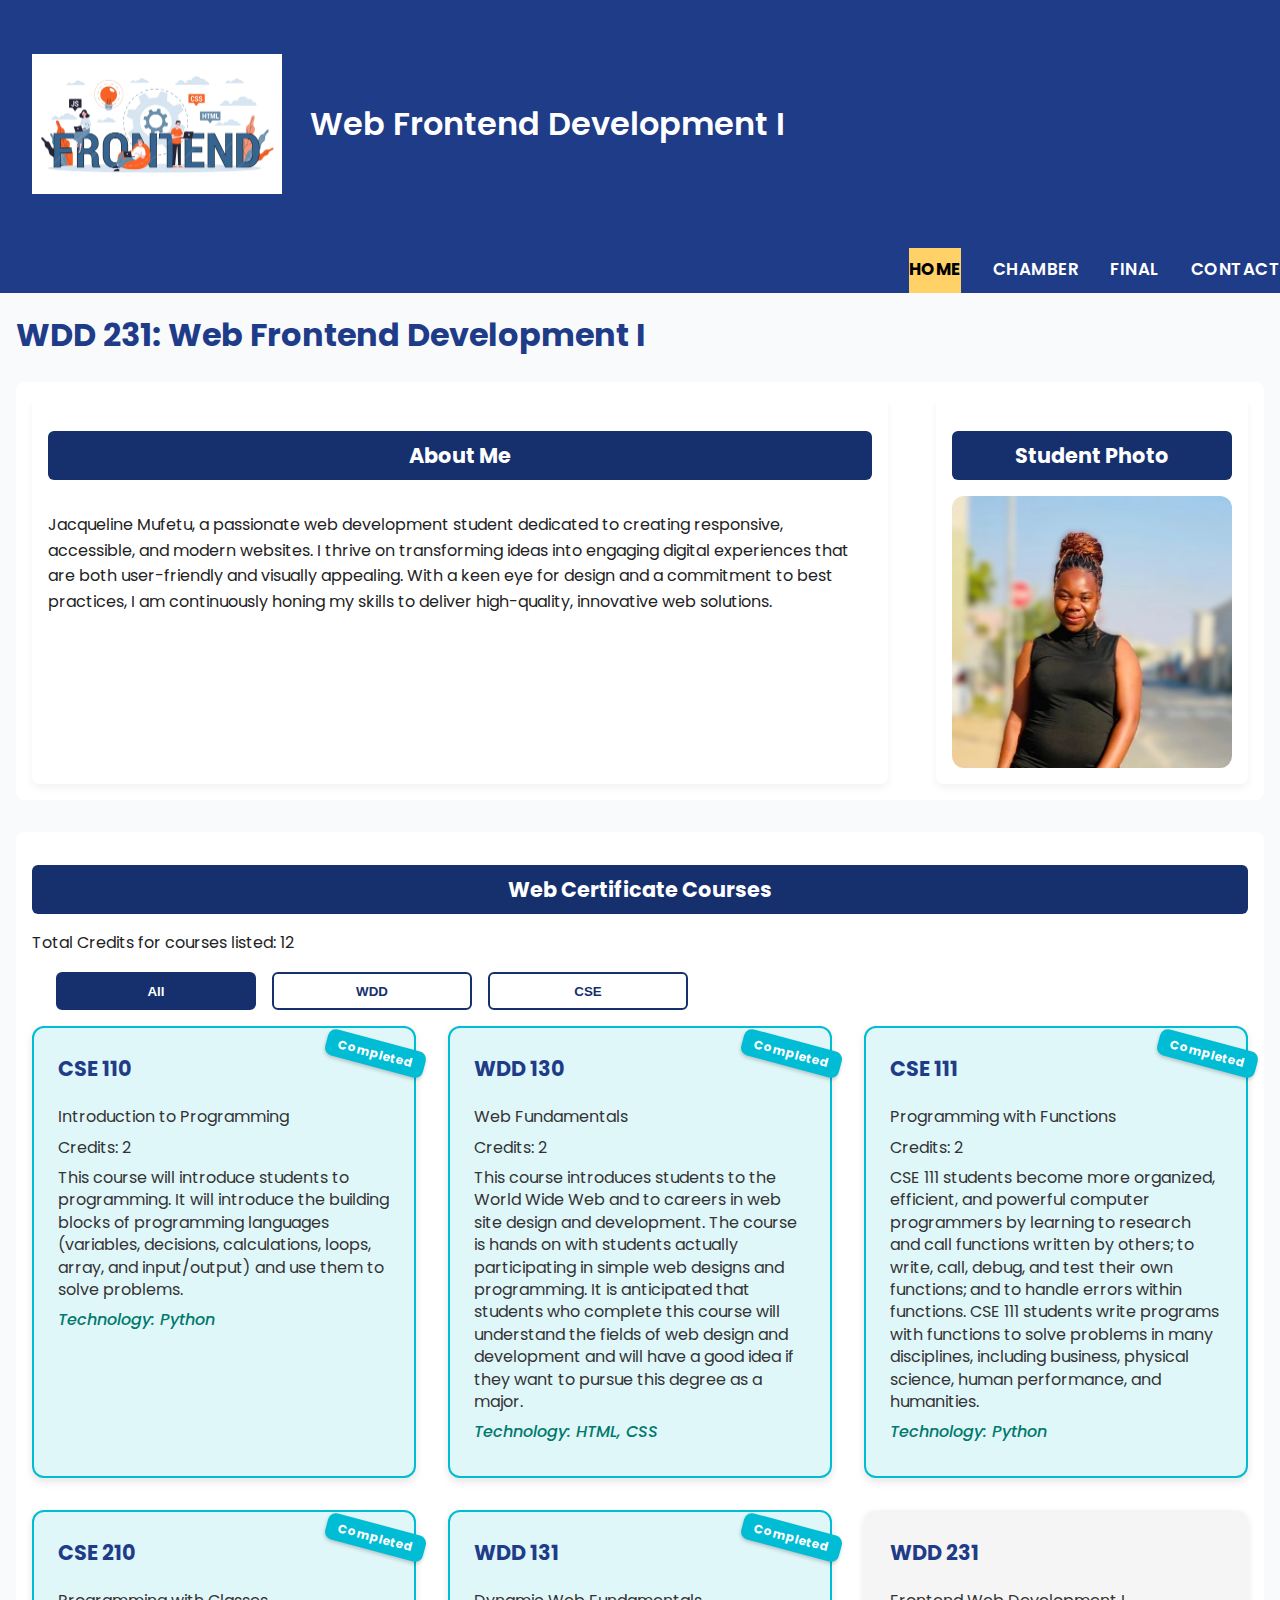
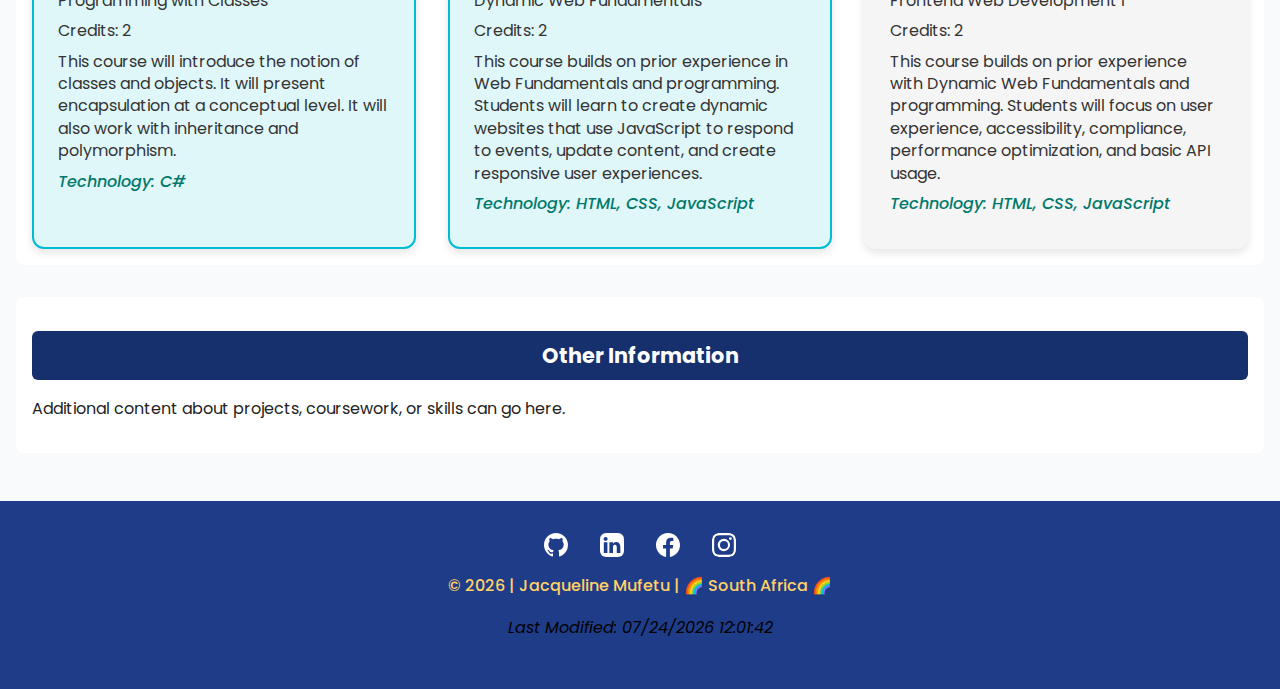
<file: index.html>
<!DOCTYPE html>
<html lang="en">
<head>
  <meta charset="UTF-8">
  <meta name="viewport" content="width=device-width, initial-scale=1.0">
  <title>Home | WDD 231 Home - Web Frontend Development I | Jacqueline Mufetu</title>
  <meta name="description" content="WDD 231 course home page: showcasing web frontend development projects, coursework, and skills in HTML, CSS, and JavaScript.">
  <meta name="author" content="Jacqueline Mufetu">
  <link rel="preconnect" href="https://fonts.googleapis.com" crossorigin>
  <link rel="preconnect" href="https://fonts.gstatic.com">
  <link href="https://fonts.googleapis.com/css2?family=Inter:wght@300;400;600;700;800&family=Poppins:wght@300;400;600&display=swap" rel="stylesheet">
  <link rel="stylesheet" href="week01/styles/small.css">
  <link rel="stylesheet" href="week01/styles/larger.css">
</head>

<body>
  <header>
    <div class="header-content">
      <div class="logo-container">
        <img src="week01/images/logo.webp" alt="Site Logo" class="logo" width="400" height="160" fetchpriority="high">
        <span class="site-name">Web Frontend Development I</span>
      </div>
      <button id="menuButton" aria-label="Open navigation menu" aria-expanded="false">
        &#9776;
      </button>
    </div>

    <nav id="primaryNav">
      <ul>
        <li><a href="index.html" class="active">Home</a></li>
        <li><a href="chamber.html">Chamber</a></li>
        <li><a href="final.html">Final</a></li>
        <li><a href="contact.html">Contact</a></li> 
      </ul>
    </nav>
  </header>

  <main>
    <h1>WDD 231: Web Frontend Development I</h1>

    <section class="about-student-container">
      <div class="about-section">
        <h2>About Me</h2>
        <p>
          Jacqueline Mufetu, a passionate web development student dedicated to creating 
          responsive, accessible, and modern websites. I thrive on transforming ideas into 
          engaging digital experiences that are both user-friendly and visually appealing. 
          With a keen eye for design and a commitment to best practices, I am continuously 
          honing my skills to deliver high-quality, innovative web solutions.
        </p>
      </div>

      <div class="student-photo-section">
        <h2>Student Photo</h2>
        <img src="week01/images/profile_picture.webp" alt="Student profile photo" width="250" height="250" loading="lazy">
      </div>
    </section>

    <section>
      <h2>Web Certificate Courses</h2>
      <div id="courseCards"></div>
    </section>

    <section>
      <h2>Other Information</h2>
      <p>Additional content about projects, coursework, or skills can go here.</p>
    </section>
  </main>

  <footer>
    <div class="social-links">
      <a href="https://github.com/jaykee28" target="_blank" rel="noopener" aria-label="GitHub">
        <img src="images/github.svg" alt="GitHub icon">
      </a>
      <a href="https://www.linkedin.com/in/jacqueline-mufetu" target="_blank" rel="noopener" aria-label="LinkedIn">
        <img src="images/linkedin.svg" alt="LinkedIn icon">
      </a>
      <a href="https://www.facebook.com/jaclynmphetu" target="_blank" rel="noopener" aria-label="Facebook">
        <img src="images/facebook.svg" alt="Facebook icon">
      </a>
      <a href="https://www.instagram.com/jaclynmphetu/" target="_blank" rel="noopener" aria-label="Instagram">
        <img src="images/instagram.svg" alt="Instagram icon">
      </a>
    </div>

    <div class="footer-info">
      <p>&copy; <span id="currentYear"></span> | Jacqueline Mufetu | 🌈 South Africa 🌈</p>
    </div>

    <div class="last-modified">
      <p><time id="lastModified" datetime=""></time></p>
    </div>
  </footer>

  <script src="week01/scripts/navigation.js" defer></script>
  <script src="week01/scripts/date.js" defer></script>
  <script src="week01/scripts/course.js" defer></script>
</body>
</html>
</file>
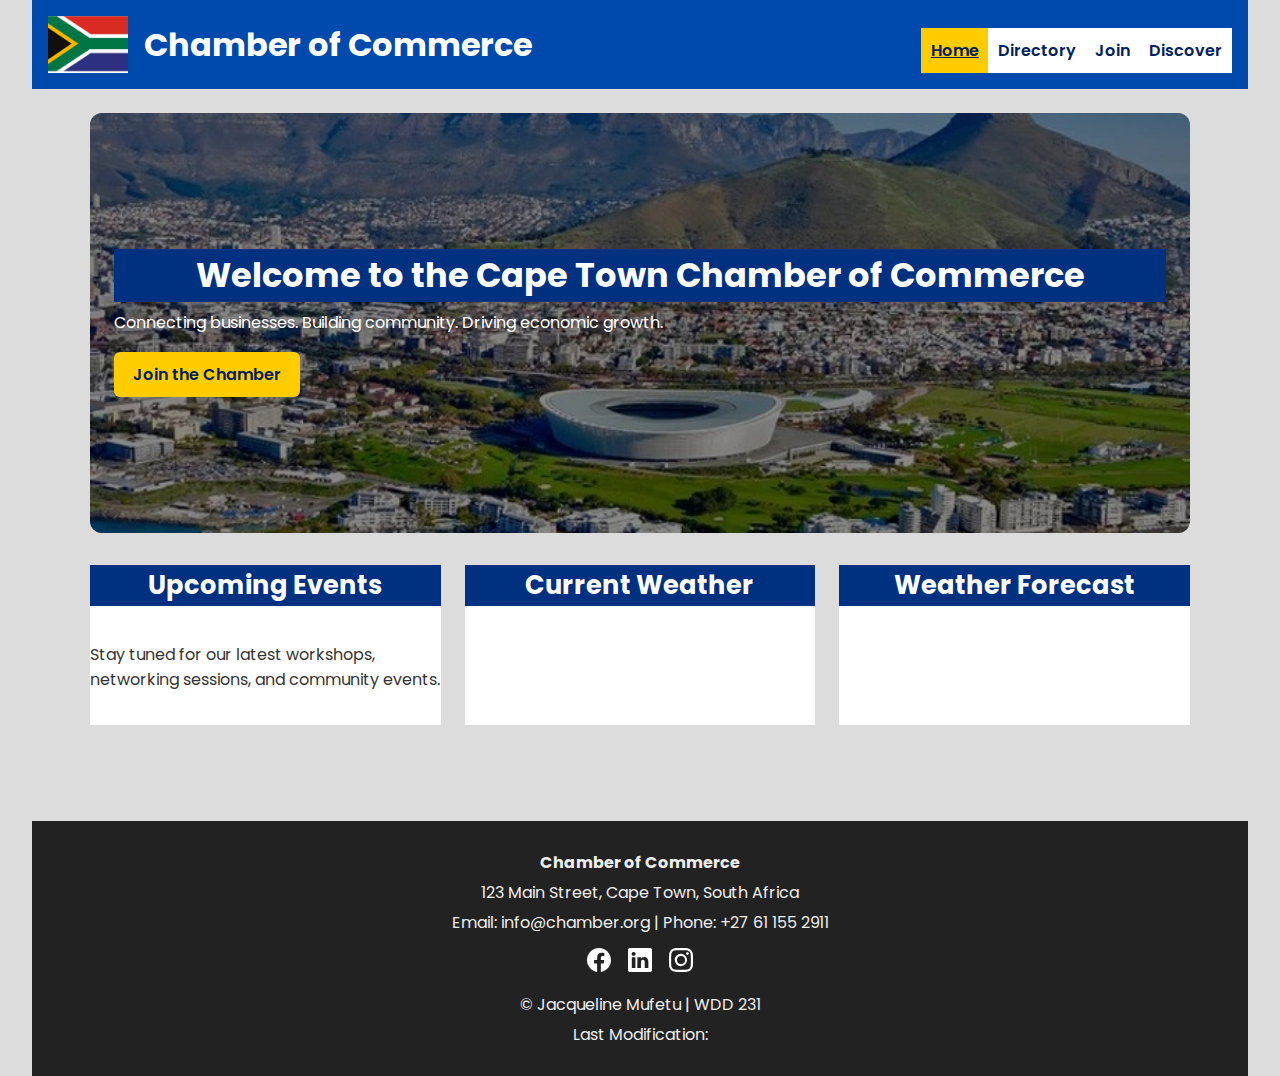
<file: chamber/index.html>
<!DOCTYPE html>
<html lang="en">
<head>
  <meta charset="UTF-8">
  <meta name="viewport" content="width=device-width, initial-scale=1.0">
  <title>Cape Town Chamber of Commerce</title>
  <meta name="description" content="Welcome to the Cape Town Chamber of Commerce. Supporting local businesses, economic growth, and community engagement in Cape Town.">
  <meta name="author" content="Jacqueline Mufetu">

  <!-- Preconnect for Google Fonts -->
  <link rel="preconnect" href="https://fonts.googleapis.com">
  <link rel="preconnect" href="https://fonts.gstatic.com" crossorigin>

  <!-- Google Fonts -->
  <link href="https://fonts.googleapis.com/css2?family=Poppins:wght@300;400;600&display=swap" rel="stylesheet">

  <!-- Favicon -->
  <link rel="icon" href="images/favicon.ico">

  <!-- CSS -->
  <link rel="stylesheet" href="styles/normalize.css">
  <link rel="stylesheet" href="styles/small.css">
  <link rel="stylesheet" href="styles/larger.css">

  <meta property="og:title" content="Cape Town Chamber of Commerce Home Page| WDD 231">
  <meta property="og:description" content="Explore local businesses and services in the Cape Town Chamber of Commerce directory, including contact info, industry types, and membership levels.">
  <meta property="og:image" content="https://jaykee28.github.io/wdd231/chamber/images/chamber-og.webp">
  <meta property="og:url" content="https://jaykee28.github.io/wdd231/chamber/index.html">
  <meta property="og:type" content="website">

  <!-- JS for dynamic weather and spotlights -->
  <script src="scripts/index.js" defer></script>
</head>

<body>
  <!-- ================= HEADER ================= -->
  <header>
    <div class="header-content">
      <img src="images/logo.webp" alt="Chamber of Commerce Logo">
      <h1>Chamber of Commerce</h1>
    </div>

    <nav>
      <ul>
        <li><a href="index.html" class="active">Home</a></li>
        <li><a href="directory.html">Directory</a></li>
        <li><a href="join.html">Join</a></li>
        <li><a href="discover.html">Discover</a></li>
      </ul>
    </nav>
  </header>

  <!-- ================= MAIN ================= -->
  <main>
    <!-- HERO SECTION -->
    <section class="hero">
      <img src="images/capetown.webp" alt="Cape Town Chamber of Commerce Hero Image">
      <div>
        <h2>Welcome to the Cape Town Chamber of Commerce</h2>
        <p>Connecting businesses. Building community. Driving economic growth.</p>
        <a href="join.html" class="cta-button">Join the Chamber</a>
      </div>
    </section>

    <!--HOME INFO GRID-->
  <section class="home-cards">
     <!-- EVENTS SECTION -->
    <section class="events">
      <h2>Upcoming Events</h2>
      <p>Stay tuned for our latest workshops, networking sessions, and community events.</p>
    </section>



  <!-- CURRENT WEATHER CARD -->
  <div class="weather-card">
    <h2>Current Weather</h2>
    <div class="current-weather">
      <div class="weather-details" id="weather-details"></div>
    </div>
  </div>

  <!-- WEATHER FORECAST CARD -->
  <div class="weather-card">
    <h2>Weather Forecast</h2>
    <div class="forecast" id="forecast"></div>
  </div>
  </section>



    <!-- SPOTLIGHTS SECTION -->
    <section class="spotlights">

      <!-- Dynamic spotlight cards will be added here by index.js -->
    </section>
  </main>

 <!-- ================= FOOTER ================= -->
  <footer>
    <div class="footer-content">
      <!-- Chamber Name & Address -->
      <p><strong>Chamber of Commerce</strong></p>
      <p>123 Main Street, Cape Town, South Africa</p>

      <!-- Contact Info -->
      <p>Email: info@chamber.org | Phone: +27 61 155 2911</p>

      <!-- Social Media Links -->
      <div class="social-media">
        <a href="https://facebook.com" target="_blank" aria-label="Facebook">
          <img src="images/facebook.svg" alt="Facebook Logo" width="24" height="24">
        </a>
        <a href="https://linkedin.com" target="_blank" aria-label="LinkedIn">
          <img src="images/linkedin.svg" alt="LinkedIn Logo" width="24" height="24">
        </a>
        <a href="https://instagram.com" target="_blank" aria-label="Instagram">
          <img src="images/instagram.svg" alt="Instagram Logo" width="24" height="24">
        </a>
      </div>

      <!-- Developer Info -->
       <p>© <span id="currentYear"></span> Jacqueline Mufetu | WDD 231</p>
    <p>Last Modification: <span id="lastModified"></span></p>
  </div>
</footer>

</body>
</html>
</file>
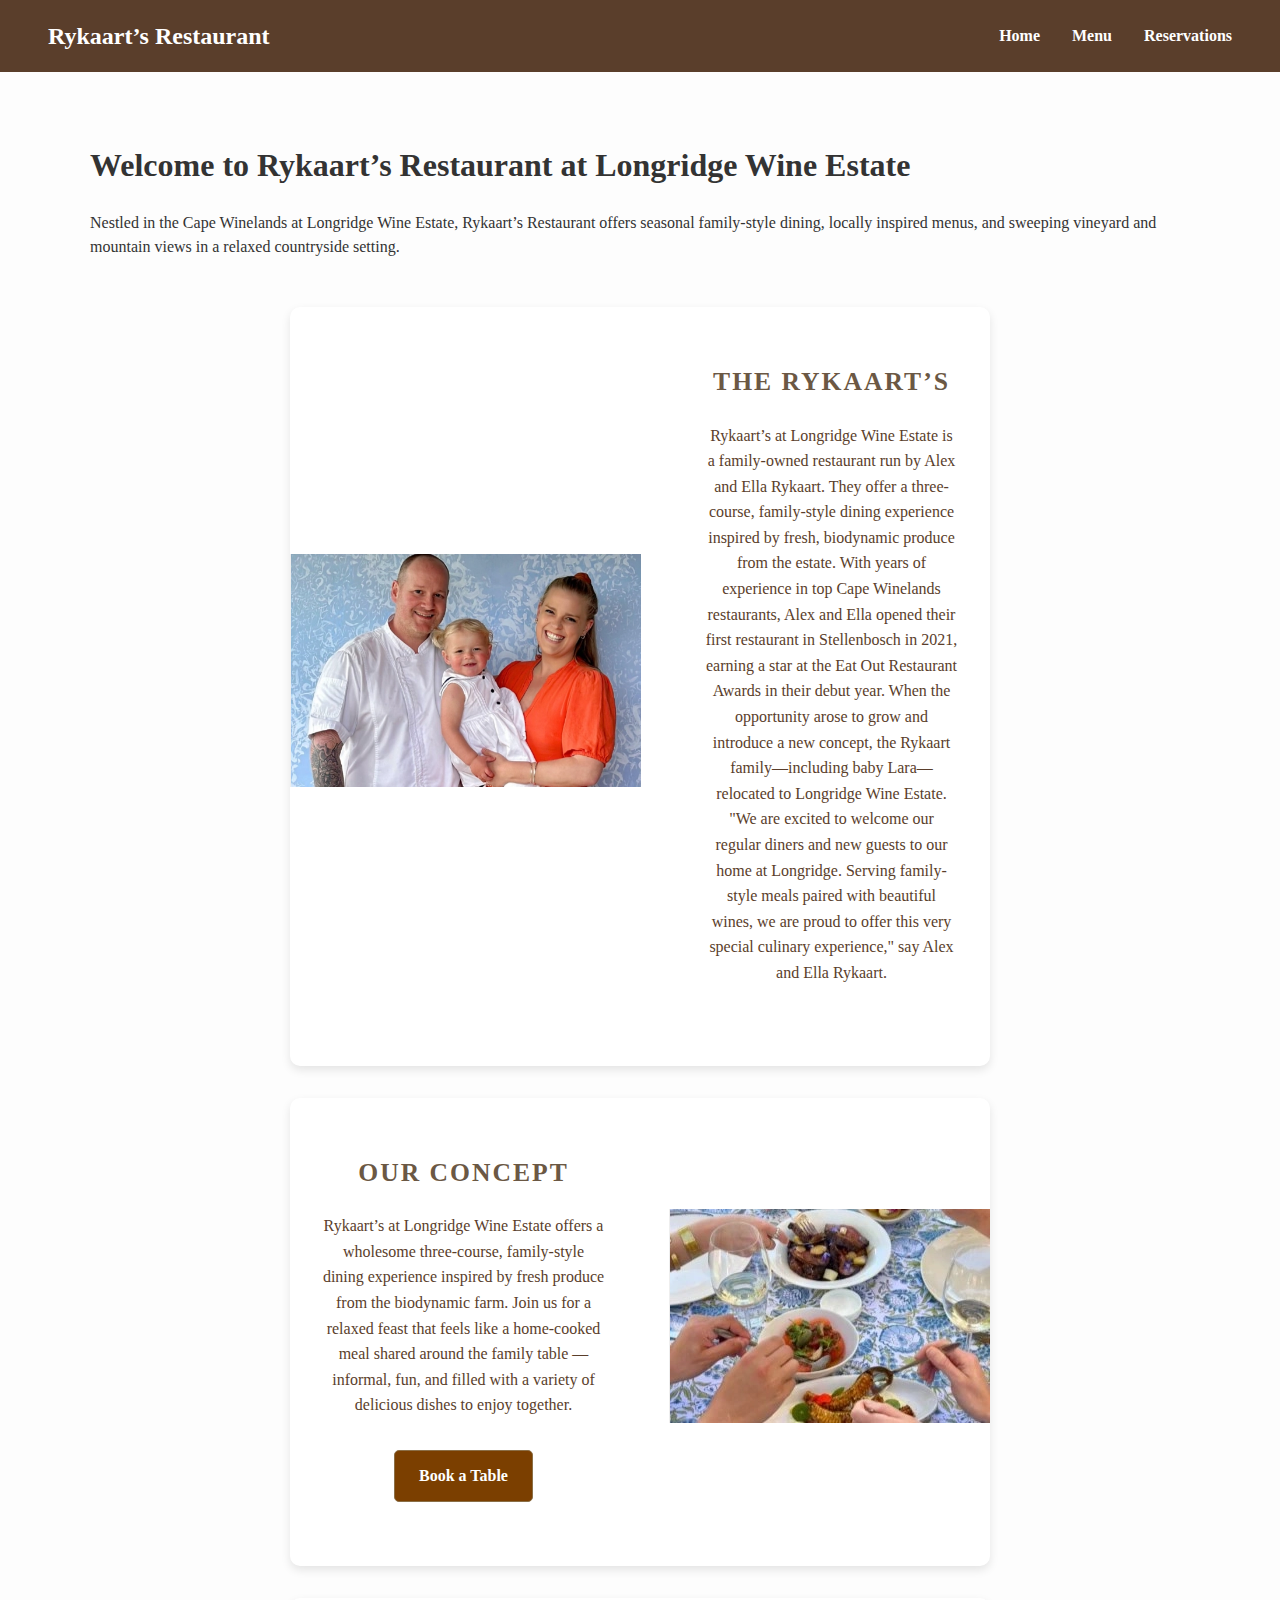
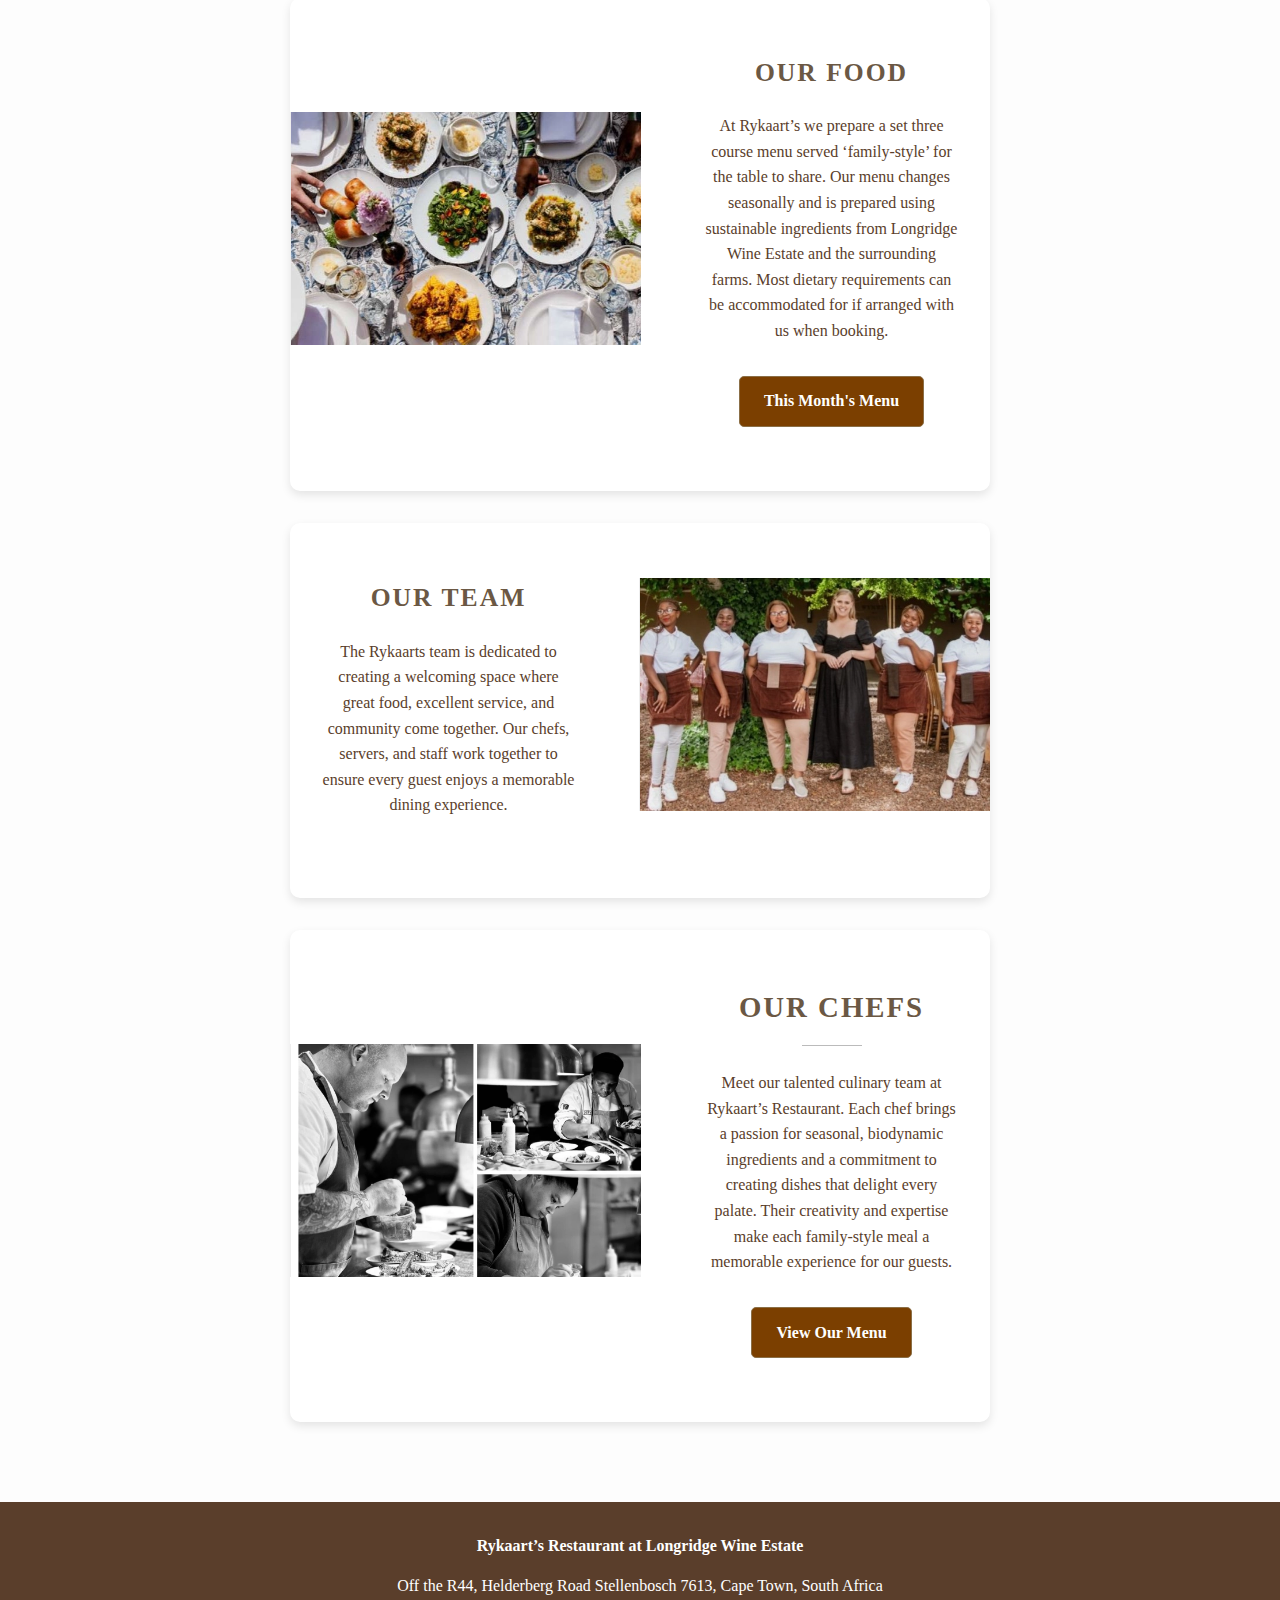
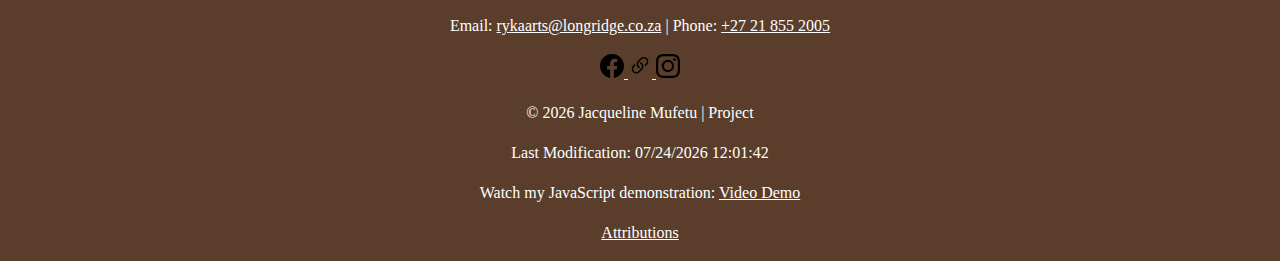
<file: project/index.html>
<!DOCTYPE html>
<html lang="en">
<head>
  <meta charset="UTF-8">
  <meta name="viewport" content="width=device-width, initial-scale=1.0">

  <title>Rykaart’s Restaurant | Home</title>
  <meta name="description" content="Rykaart’s Restaurant at Longridge Wine Estate offers seasonal dining and vineyard views.">
  <meta name="author" content="Jacqueline Mufetu">

  <!-- Google Fonts -->
  <link rel="preconnect" href="https://fonts.googleapis.com">
  <link rel="preconnect" href="https://fonts.gstatic.com" crossorigin>

  <link href="https://fonts.googleapis.com/css2?family=Playfair+Display:wght@400;600;700&family=Inter:wght@300;400;500&display=swap" rel="stylesheet">


  <link rel="stylesheet" href="styles/normalize.css">
  <link rel="stylesheet" href="styles/base.css">
  <link rel="stylesheet" href="styles/medium.css">
  <link rel="stylesheet" href="styles/larger.css">

  <!-- Open Graph / Facebook -->
<meta property="og:title" content="Rykaart’s Restaurant | Longridge Wine Estate">
<meta property="og:description" content="Experience family-style seasonal dining at Rykaart’s Restaurant, set against the breathtaking views of the Cape Winelands.">
<meta property="og:image" content="https://jaykee28.github.io/project/images/og-home.webp">
<meta property="og:url" content="https://jaykee28.github.io/project/index.html">
<meta property="og:type" content="website">

 <!-- Favicon -->
  <link rel="icon" href="images/favicon.ico">

  <script src="scripts/main.js" type="module" ></script>
</head>

<body>
  <!-- Header -->
  <header>
    <div class="logo">Rykaart’s Restaurant</div>
    <button id="menuBtn" aria-label="Open navigation menu">☰</button>
    <nav id="navMenu">
      <a href="index.html">Home</a>
      <a href="menu.html">Menu</a>
      <a href="reservations.html">Reservations</a>
    </nav>
  </header>

  <!-- Main Content -->
  <main>
    <h1>Welcome to Rykaart’s Restaurant at Longridge Wine Estate</h1>
    <p>Nestled in the Cape Winelands at Longridge Wine Estate, Rykaart’s Restaurant
    offers seasonal family-style dining, locally inspired menus, and sweeping
    vineyard and mountain views in a relaxed countryside setting.</p>

    <div class="card-container">

  <!-- Card 1 -->
  <div class="card">
    <img src="images/family.webp" alt="Rykaarts Family">
    <div class="card-content">
      <h2>THE RYKAART’S</h2>
      <p>Rykaart’s at Longridge Wine Estate is a family-owned restaurant run by Alex and Ella Rykaart. They offer a three-course, family-style dining experience inspired by fresh, biodynamic produce from the estate.
         With years of experience in top Cape Winelands restaurants, Alex and Ella opened their first restaurant in Stellenbosch in 2021, earning a star at the Eat Out Restaurant Awards in their debut year. When the opportunity arose to grow and introduce a new concept, the Rykaart family—including baby Lara—relocated to Longridge Wine Estate.
         "We are excited to welcome our regular diners and new guests to our home at Longridge. Serving family-style meals paired with beautiful wines, we are proud to offer this very special culinary experience," say Alex and Ella Rykaart.</p>
    </div>
  </div>

  <!-- Card 2 (reverse example) -->
  <div class="card reverse">
    <img src="images/concept.webp" alt="Our Concept">
    <div class="card-content">
      <h2>OUR CONCEPT</h2>
      <p>Rykaart’s at Longridge Wine Estate offers a wholesome three-course, family-style dining experience inspired by fresh produce from the biodynamic farm. Join us for a relaxed feast that feels like a home-cooked meal shared around the family table — informal, fun, and filled with a variety of delicious dishes to enjoy together.</p>
      <a href="reservations.html" class="btn">Book a Table</a>
    </div>
  </div>

  <!-- Card 3 -->
  <div class="card">
    <img src="images/food.webp" alt="Our Food">
    <div class="card-content">
      <h2>OUR FOOD</h2>
      <p>At Rykaart’s we prepare a set three course menu served ‘family-style’ for the table to share. Our menu changes seasonally and is prepared using sustainable ingredients from Longridge Wine Estate and the surrounding farms.
        Most dietary requirements can be accommodated for if arranged with us when booking.</p>
      <a href="menu.html" class="btn">This Month's Menu</a>
    </div>
  </div>

  <!-- Card 4 (reverse) -->
  <div class="card reverse">
    <img src="images/team.webp" alt="Our Team">
    <div class="card-content">
      <h2>OUR TEAM</h2>
      <p>The Rykaarts team is dedicated to creating a welcoming space where great food,
        excellent service, and community come together. Our chefs, servers, and staff
        work together to ensure every guest enjoys a memorable dining experience.</p>
    </div>
  </div>

<!-- Card 5 (Chefs) -->
<div class="card">
  <img src="images/chefs.webp" alt="Our Chefs">
  <div class="card-content">
    <h3>OUR CHEFS</h3>
    <p>Meet our talented culinary team at Rykaart’s Restaurant. Each chef brings a passion for seasonal, biodynamic ingredients and a commitment to creating dishes that delight every palate. Their creativity and expertise make each family-style meal a memorable experience for our guests.</p>
    <a href="menu.html" class="btn">View Our Menu</a>
  </div>
</div>

</div>
 <!-- End Card Container -->
  </main>

<!-- ================= FOOTER ================= -->
  <footer>
    <div class="footer-content">
      <p><strong>Rykaart’s Restaurant at Longridge Wine Estate</strong></p>
      <p>Off the R44, Helderberg Road Stellenbosch 7613, Cape Town, South Africa</p>

      <p>
        Email: <a href="mailto:rykaarts@longridge.co.za">rykaarts@longridge.co.za</a> | 
        Phone: <a href="tel:+27218552005">+27 21 855 2005</a>
      </p>

      <div class="social-media">
        <a href="https://www.facebook.com/rykaartsstellenbosch" target="_blank" aria-label="Facebook">
          <img src="images/facebook.svg" alt="Facebook Logo" width="24" height="24">
        </a>
        <a href="https://linktr.ee/rykaartsstellenbosch" target="_blank" aria-label="Linktree">
          <img src="images/link.svg" alt="Linktree Logo" width="24" height="24">
        </a>
        <a href="https://www.instagram.com/rykaartsstellenbosch" target="_blank" aria-label="Instagram">
          <img src="images/instagram.svg" alt="Instagram Logo" width="24" height="24">
        </a>
      </div>

      <p>© <span id="currentYear"></span> Jacqueline Mufetu | Project</p>
      <p>Last Modification: <span id="lastModified"></span></p>

      <!-- Video Demo Link -->
     <p>
       Watch my JavaScript demonstration: 
       <a href="https://youtu.be/YOUR_VIDEO_LINK" target="_blank">Video Demo</a>
     </p>

    </div>
    
    <a href="attributions.html">Attributions</a>
  </footer>
</file>
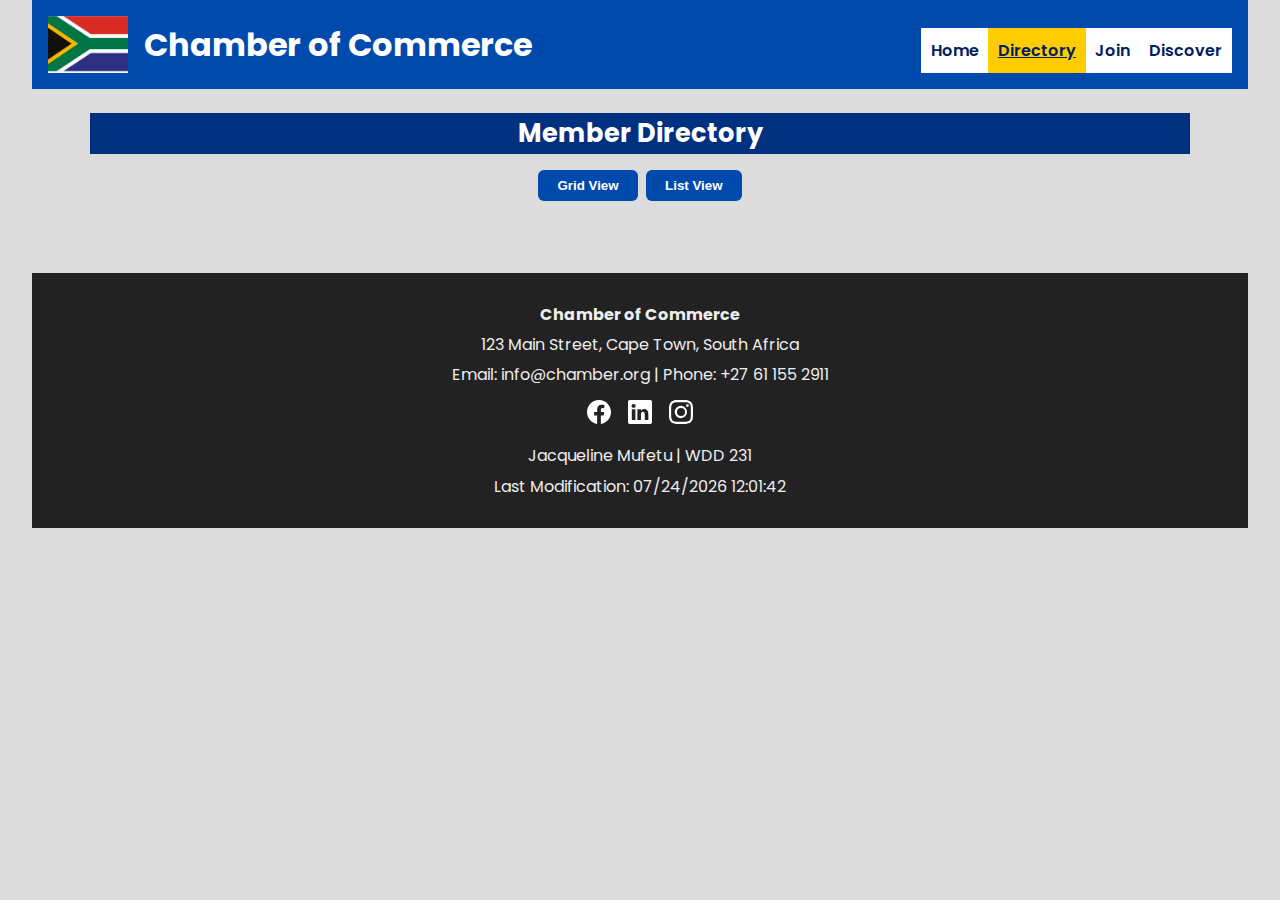
<file: chamber/directory.html>
<!DOCTYPE html>
<html lang="en">
<head>
  <meta charset="UTF-8">
  <meta name="viewport" content="width=device-width, initial-scale=1.0">

  <title>Chamber Directory | WDD 231</title>
  <meta name="description" content="Explore local businesses and services in the Stellenbosch Chamber of Commerce directory, including contact info, industry types, and membership levels.">
  <meta name="author" content="Jacqueline Mufetu">
   <!-- Preconnect for Google Fonts -->
  <link rel="preconnect" href="https://fonts.googleapis.com">
  <link rel="preconnect" href="https://fonts.gstatic.com" crossorigin>

  <!-- Google Fonts -->
  <link href="https://fonts.googleapis.com/css2?family=Poppins:wght@300;400;600&display=swap" rel="stylesheet">

  <!-- Favicon -->
  <link rel="icon" href="images/favicon.ico">

  <script src="scripts/directory.js" defer></script>

  <!-- Open Graph / Facebook -->
  <meta property="og:title" content="Cape Town Chamber of Commerce Member Directory | WDD 231">
  <meta property="og:description" content="Explore local businesses and services in the Stellenbosch Chamber of Commerce directory, including contact info, industry types, and membership levels.">
  <meta property="og:image" content="https://jaykee28.github.io/wdd231/chamber/images/chamber-og.webp">
  <meta property="og:url" content="https://jaykee28.github.io/wdd231/chamber/directory.html">
  <meta property="og:type" content="website">

  <!-- CSS -->
  <link rel="stylesheet" href="styles/normalize.css">
  <link rel="stylesheet" href="styles/small.css">
  <link rel="stylesheet" href="styles/larger.css">
</head>

<body>
  <!-- ================= HEADER ================= -->
  <header>
    <div class="header-content">
      <img src="images/logo.webp" alt="Chamber of Commerce Logo" width="150" height="75">
      <h1>Chamber of Commerce</h1>
    </div>

    <nav>
      <ul>
        <li><a href="index.html">Home</a></li>
        <li><a href="directory.html" class="active">Directory</a></li>
        <li><a href="join.html">Join</a></li>
        <li><a href="discover.html">Discover</a></li>
      </ul>
    </nav>
  </header>

  <!-- ================= MAIN ================= -->
  <main>
    <h2>Member Directory</h2>

    <!-- View Toggle Buttons -->
    <div class="view-controls">
      <button id="gridBtn" aria-label="Show members in grid view">Grid View</button>
      <button id="listBtn" aria-label="Show members in list view">List View</button>
    </div>

    <!-- Members Container -->
    <section id="members" class="grid-view">
      <!-- Member cards are dynamically loaded from members.json -->
    </section>
  </main>

  <!-- ================= FOOTER ================= -->
  <footer>
    <div class="footer-content">
      <!-- Chamber Name & Address -->
      <p><strong>Chamber of Commerce</strong></p>
      <p>123 Main Street, Cape Town, South Africa</p>

      <!-- Contact Info -->
      <p>Email: info@chamber.org | Phone: +27 61 155 2911</p>

      <!-- Social Media Links -->
      <div class="social-media">
        <a href="https://facebook.com" target="_blank" aria-label="Facebook">
          <img src="images/facebook.svg" alt="Facebook Logo" width="24" height="24">
        </a>
        <a href="https://linkedin.com" target="_blank" aria-label="LinkedIn">
          <img src="images/linkedin.svg" alt="LinkedIn Logo" width="24" height="24">
        </a>
        <a href="https://instagram.com" target="_blank" aria-label="Instagram">
          <img src="images/instagram.svg" alt="Instagram Logo" width="24" height="24">
        </a>
      </div>

      <!-- Developer Info -->
      <p>Jacqueline Mufetu | WDD 231</p>
      <p>Last Modification: <span id="lastModified"></span></p>
    </div>
  </footer>

  <!-- JavaScript -->
  <script src="scripts/directory.js"></script>
</body>
</html>
</file>
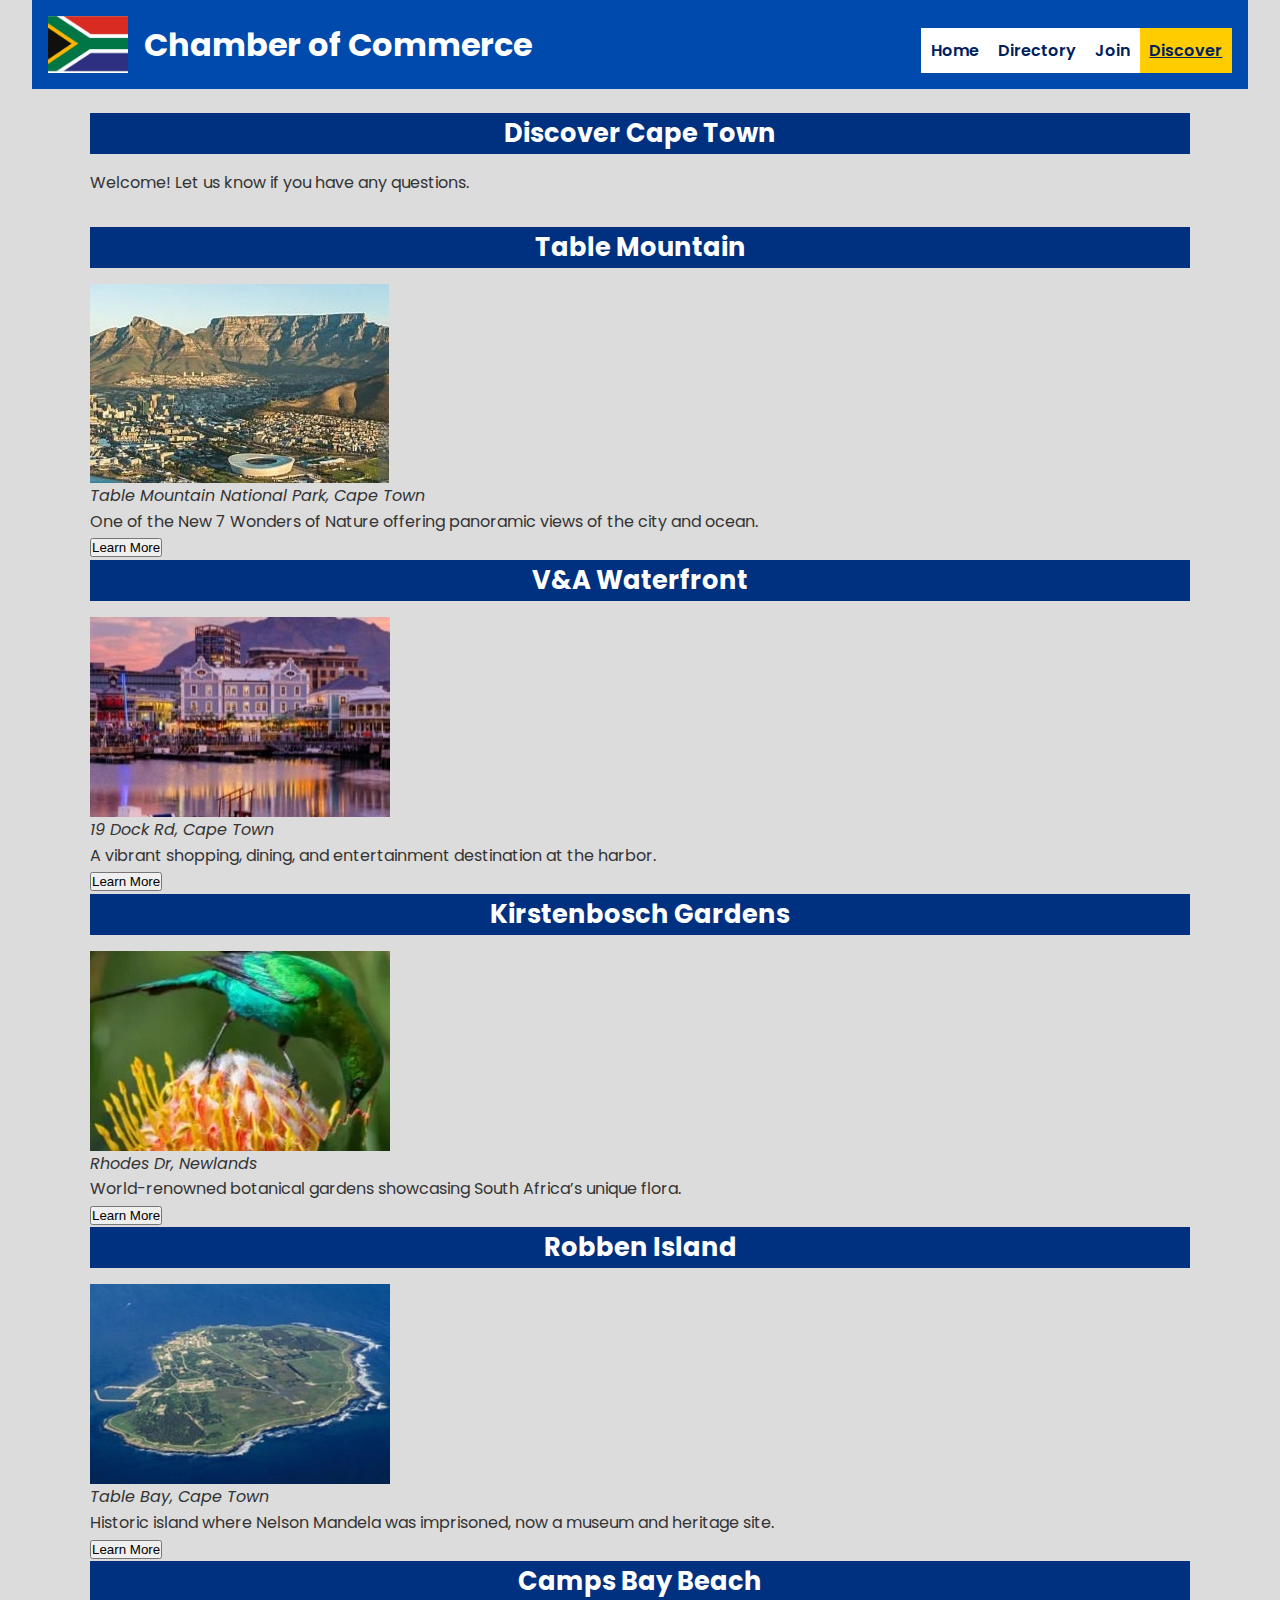
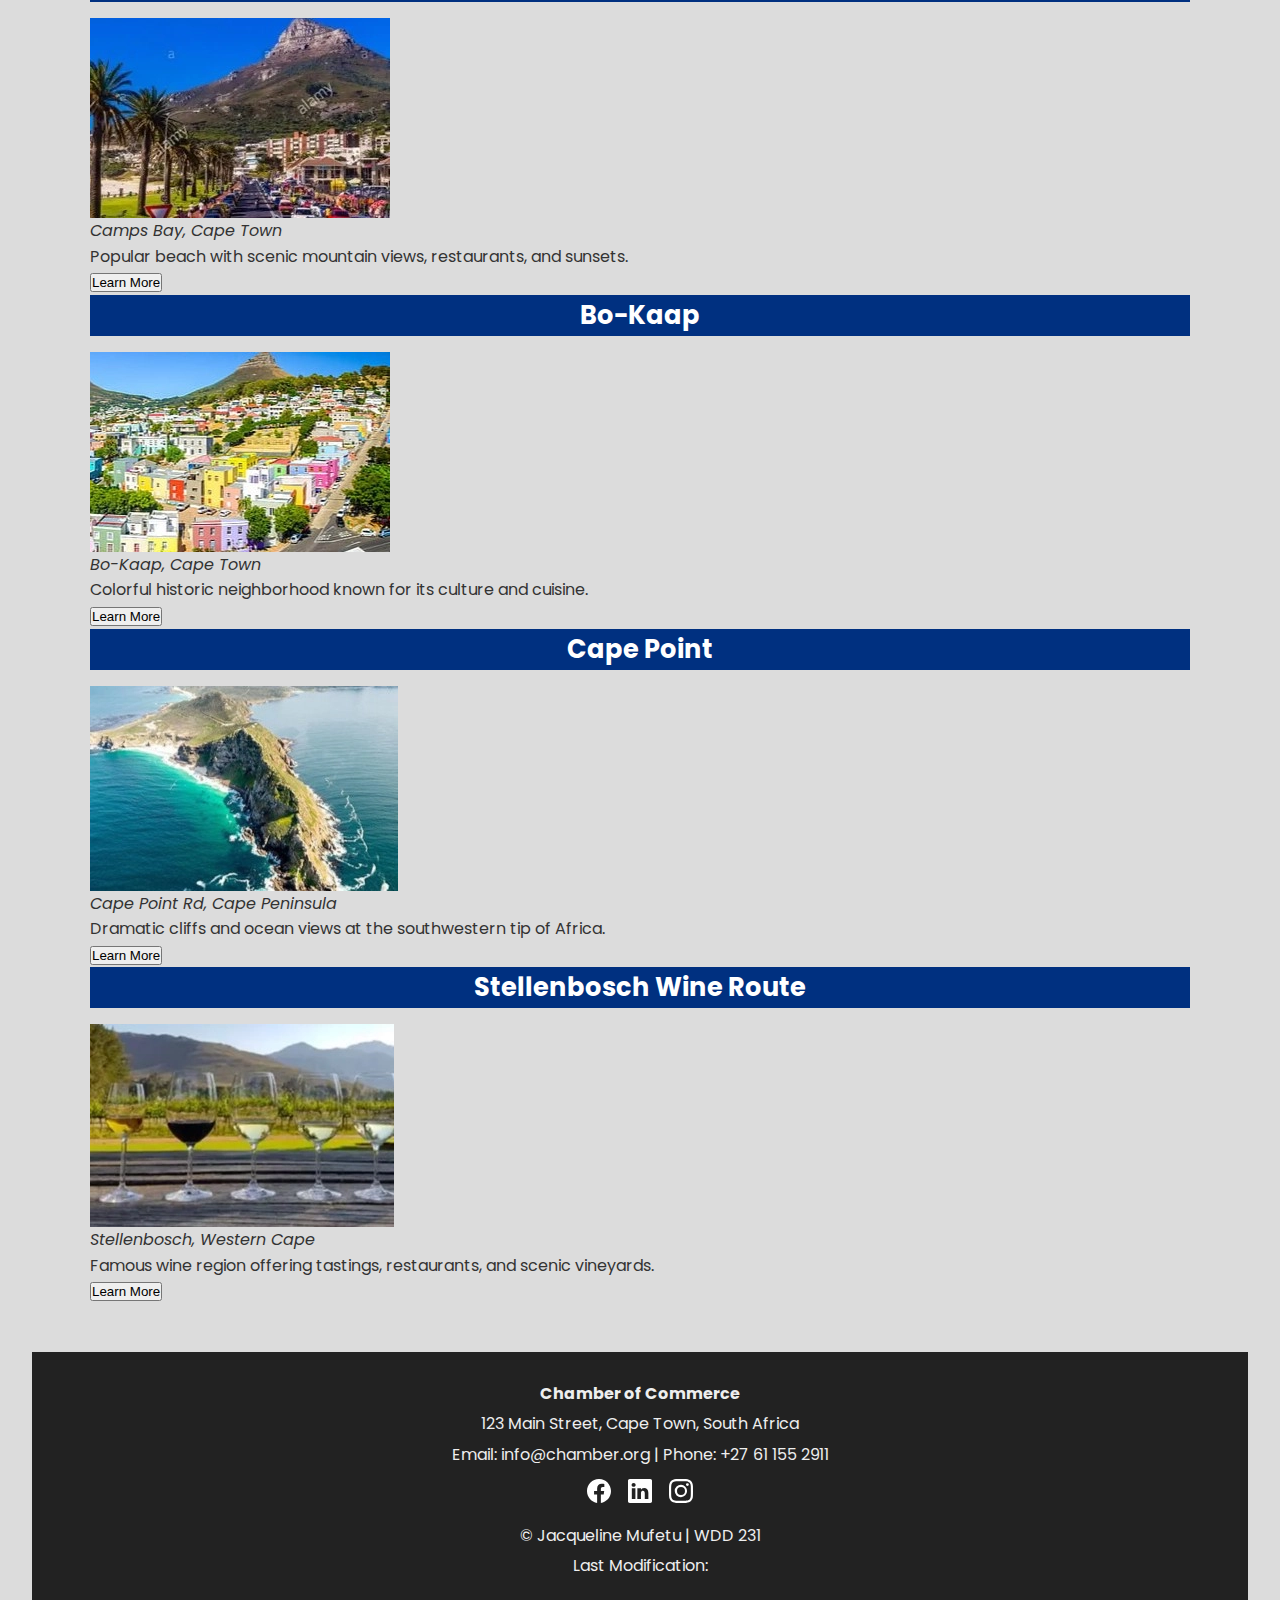
<file: chamber/discover.html>
<!DOCTYPE html>
<html lang="en">
<head>
  <meta charset="UTF-8">
  <meta name="viewport" content="width=device-width, initial-scale=1.0">

  <title>Discover | Chamber of Commerce</title>
  <meta name="description" content="Discover Cape Town attractions, businesses, and points of interest through the Chamber of Commerce.">
  <meta name="author" content="Jacqueline Mufetu">

  <!-- Google Fonts -->
  <link rel="preconnect" href="https://fonts.googleapis.com">
  <link rel="preconnect" href="https://fonts.gstatic.com" crossorigin>
  <link href="https://fonts.googleapis.com/css2?family=Poppins:wght@300;400;600&display=swap" rel="stylesheet">

  <!-- Favicon -->
  <link rel="icon" href="images/favicon.ico">

  <!-- CSS -->
  <link rel="stylesheet" href="styles/normalize.css">
  <link rel="stylesheet" href="styles/small.css">
  <link rel="stylesheet" href="styles/larger.css">

  <!-- DISCOVER PAGE SCRIPT -->
  <script type="module" src="scripts/discover.js"></script>
</head>

<body>

  <!-- HEADER -->
  <header>
    <div class="header-content">
      <img src="images/logo.webp" alt="Chamber of Commerce Logo" width="150" height="75">
      <h1>Chamber of Commerce</h1>
    </div>

    <nav>
      <ul>
        <li><a href="index.html">Home</a></li>
        <li><a href="directory.html">Directory</a></li>
        <li><a href="join.html">Join</a></li>
        <li><a href="discover.html" class="active">Discover</a></li>
      </ul>
    </nav>
  </header>

  <!-- MAIN -->
  <main>
    <h2>Discover Cape Town</h2>

    <!-- VISITOR MESSAGE -->
    <section id="visit-message"></section>

    <!-- DISCOVER CARDS GRID -->
    <section class="discover-grid">
      <!-- Cards will be inserted here using JavaScript -->
    </section>
  </main>

  <!-- FOOTER -->
  <footer>
    <div class="footer-content">
      <p><strong>Chamber of Commerce</strong></p>
      <p>123 Main Street, Cape Town, South Africa</p>
      <p>Email: info@chamber.org | Phone: +27 61 155 2911</p>

      <div class="social-media">
        <a href="https://facebook.com" target="_blank">
          <img src="images/facebook.svg" alt="Facebook" width="24" height="24">
        </a>
        <a href="https://linkedin.com" target="_blank">
          <img src="images/linkedin.svg" alt="LinkedIn" width="24" height="24">
        </a>
        <a href="https://instagram.com" target="_blank">
          <img src="images/instagram.svg" alt="Instagram" width="24" height="24">
        </a>
      </div>

      <p>© <span id="currentYear"></span> Jacqueline Mufetu | WDD 231</p>
      <p>Last Modification: <span id="lastModified"></span></p>
    </div>
  </footer>

</body>
</html>
</file>
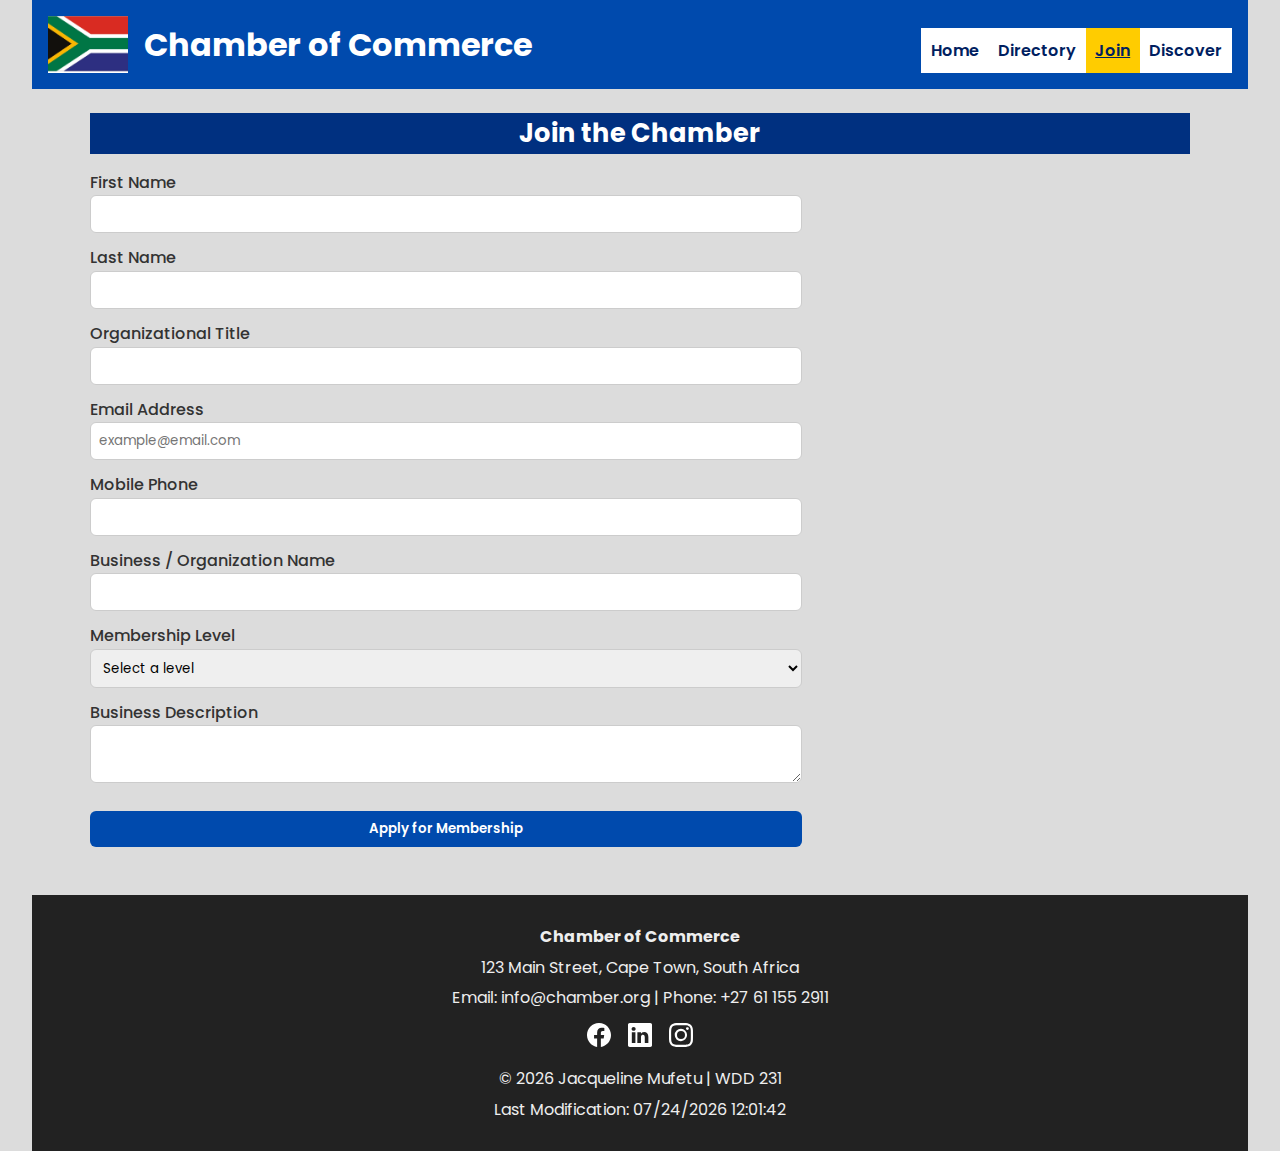
<file: chamber/join.html>
<!DOCTYPE html>
<html lang="en">
<head>
  <meta charset="UTF-8">
  <meta name="viewport" content="width=device-width, initial-scale=1.0">
  <title>Join the Chamber | Cape Town Chamber of Commerce</title>

  <meta name="description" content="Apply to join the Cape Town Chamber of Commerce. Choose a membership level and grow your business.">
  <meta name="author" content="Jacqueline Mufetu">

  <!-- Google Fonts -->
  <link rel="preconnect" href="https://fonts.googleapis.com">
  <link rel="preconnect" href="https://fonts.gstatic.com" crossorigin>
  <link href="https://fonts.googleapis.com/css2?family=Poppins:wght@300;400;600&display=swap" rel="stylesheet">

  <!-- Favicon -->
  <link rel="icon" href="images/favicon.ico">

  <!-- CSS -->
  <link rel="stylesheet" href="styles/normalize.css">
  <link rel="stylesheet" href="styles/small.css">
  <link rel="stylesheet" href="styles/larger.css">

  <meta property="og:title" content="Join the Chamber| WDD 231">
  <meta property="og:description" content="Explore local businesses and services in the Cape Town Chamber of Commerce directory, including contact info, industry types, and membership levels.">
  <meta property="og:image" content="https://jaykee28.github.io/wdd231/chamber/images/chamber-og.webp">
  <meta property="og:url" content="https://jaykee28.github.io/wdd231/chamber/directory.html">
  <meta property="og:type" content="website">


  <!-- JS (we’ll add later for timestamp & modals) -->
  <script src="scripts/join.js" defer></script>
</head>

<body>

<!-- ================= HEADER ================= -->
<header>
  <div class="header-content">
    <img src="images/logo.webp" alt="Chamber of Commerce Logo">
    <h1>Chamber of Commerce</h1>
  </div>

  <nav>
    <ul>
      <li><a href="index.html">Home</a></li>
      <li><a href="directory.html">Directory</a></li>
      <li><a href="join.html" class="active">Join</a></li>
      <li><a href="discover.html">Discover</a></li>
    </ul>
  </nav>
</header>

<!-- ================= MODALS ================= -->
<dialog id="np-modal" class="membership-modal">
  <h2>NP Membership</h2>
  <p>No cost for registered non-profit organizations.</p>
  <ul>
    <li>Community networking</li>
    <li>Event participation</li>
    <li>Basic directory listing</li>
  </ul>
  <button class="close-modal">Close</button>
</dialog>

<dialog id="bronze-modal" class="membership-modal">
  <h3>Bronze Membership</h3>
  <p>Affordable membership for small businesses.</p>
  <ul>
    <li>Directory listing</li>
    <li>Business training access</li>
    <li>Networking events</li>
  </ul>
  <button class="close-modal">Close</button>
</dialog>

<dialog id="silver-modal" class="membership-modal">
  <h2>Silver Membership</h2>
  <p>Expanded exposure and growth opportunities.</p>
  <ul>
    <li>Spotlight eligibility</li>
    <li>Event discounts</li>
    <li>Advanced workshops</li>
  </ul>
  <button class="close-modal">Close</button>
</dialog>

<dialog id="gold-modal" class="membership-modal">
  <h2>Gold Membership</h2>
  <p>Premium visibility and exclusive benefits.</p>
  <ul>
    <li>Homepage spotlight</li>
    <li>Priority advertising</li>
    <li>VIP networking events</li>
  </ul>
  <button class="close-modal">Close</button>
</dialog>


<!-- ================= MAIN ================= -->
<main>
  <h2>Join the Chamber</h2>

  <div class="join-layout">
    <!-- ================= FORM ================= -->
    <form method="get" action="thankyou.html" class="join-form">

      <label>
        First Name
        <input type="text" name="firstName" title="First Name" required autocomplete="given-name">
      </label>

      <label>
        Last Name
        <input type="text" name="lastName" title="Last Name" required autocomplete="family-name">
      </label>

      <label>
        Organizational Title
        <input
          type="text"
          name="orgTitle"
          title="Organizational Title"
          autocomplete="organization-title"
          pattern="[A-Za-z\- ]{7,}">
      </label>

      <label>
        Email Address
        <input
          type="email"
          name="email"
          title="Email Address"
          required
          autocomplete="email"
          placeholder="example@email.com">
      </label>

      <label>
        Mobile Phone
        <input
          type="tel"
          name="phone"
          title="Mobile Phone Number"
          required
          autocomplete="tel">
      </label>

      <label>
        Business / Organization Name
        <input
          type="text"
          name="business"
          title="Business Name"
          required
          autocomplete="organization">
      </label>

      <label>
        Membership Level
        <select name="membership" title="Membership Level" required>
          <option value="">Select a level</option>
          <option value="np">NP Membership</option>
          <option value="bronze">Bronze Membership</option>
          <option value="silver">Silver Membership</option>
          <option value="gold">Gold Membership</option>
        </select>
      </label>

      <label>
        Business Description
        <textarea name="description" title="Business Description"></textarea>
      </label>

      <!-- Hidden timestamp -->
      <input type="hidden" name="timestamp" id="timestamp">

      <input type="submit" value="Apply for Membership">
    </form>

    <!-- ================= MEMBERSHIP CARDS ================= -->
    <section class="membership-cards">
      <div class="membership-card">
        <h3>NP Membership</h3>
        <p>No fee for non-profit organizations.</p>
        <a href="#" data-modal="np-modal">Learn More</a>
      </div>

      <div class="membership-card">
        <h3>Bronze Membership</h3>
        <p>Affordable entry-level benefits.</p>
        <a href="#" data-modal="bronze-modal">Learn More</a>
      </div>

      <div class="membership-card">
        <h3>Silver Membership</h3>
        <p>More exposure and training.</p>
        <a href="#" data-modal="silver-modal">Learn More</a>
      </div>

      <div class="membership-card">
        <h3>Gold Membership</h3>
        <p>Maximum visibility and perks.</p>
        <a href="#" data-modal="gold-modal">Learn More</a>
      </div>
    </section>
  </div>
</main>

 <!-- ================= FOOTER ================= -->
  <footer>
    <div class="footer-content">
      <!-- Chamber Name & Address -->
      <p><strong>Chamber of Commerce</strong></p>
      <p>123 Main Street, Cape Town, South Africa</p>

      <!-- Contact Info -->
      <p>Email: info@chamber.org | Phone: +27 61 155 2911</p>

      <!-- Social Media Links -->
      <div class="social-media">
        <a href="https://facebook.com" target="_blank" aria-label="Facebook">
          <img src="images/facebook.svg" alt="Facebook Logo" width="24" height="24">
        </a>
        <a href="https://linkedin.com" target="_blank" aria-label="LinkedIn">
          <img src="images/linkedin.svg" alt="LinkedIn Logo" width="24" height="24">
        </a>
        <a href="https://instagram.com" target="_blank" aria-label="Instagram">
          <img src="images/instagram.svg" alt="Instagram Logo" width="24" height="24">
        </a>
      </div>

      <!-- Developer Info -->
       <p>© <span id="currentYear"></span> Jacqueline Mufetu | WDD 231</p>
    <p>Last Modification: <span id="lastModified"></span></p>
  </div>
</footer>

</body>
</html>
</file>
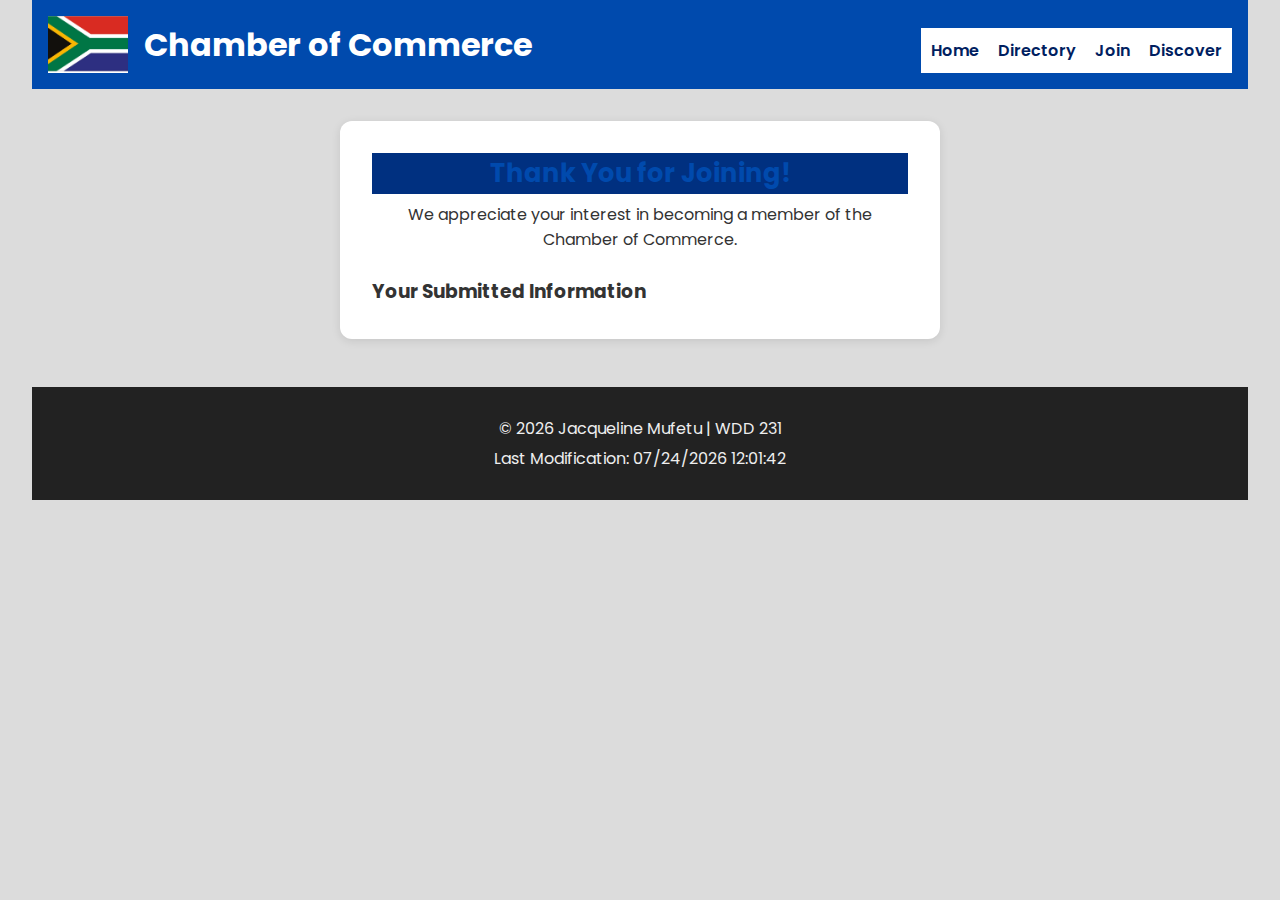
<file: chamber/thankyou.html>
<!DOCTYPE html>
<html lang="en">
<head>
  <meta charset="UTF-8">
  <meta name="viewport" content="width=device-width, initial-scale=1.0">
  <title>Thank You | Chamber of Commerce</title>

  <meta name="description" content="Thank you for joining the Cape Town Chamber of Commerce.">
  <meta name="author" content="Jacqueline Mufetu">

  <!-- Google Fonts -->
  <link rel="preconnect" href="https://fonts.googleapis.com">
  <link rel="preconnect" href="https://fonts.gstatic.com" crossorigin>
  <link href="https://fonts.googleapis.com/css2?family=Poppins:wght@300;400;600&display=swap" rel="stylesheet">

  <!-- CSS -->
  <link rel="stylesheet" href="styles/normalize.css">
  <link rel="stylesheet" href="styles/small.css">
  <link rel="stylesheet" href="styles/larger.css">

  <!-- JS -->
  <script src="scripts/thankyou.js" defer></script>
</head>

<body>

<header>
  <div class="header-content">
    <img src="images/logo.webp" alt="Chamber of Commerce Logo">
    <h1>Chamber of Commerce</h1>
  </div>

  <nav>
    <ul>
      <li><a href="index.html">Home</a></li>
      <li><a href="directory.html">Directory</a></li>
      <li><a href="join.html">Join</a></li>
      <li><a href="discover.html">Discover</a></li>
    </ul>
  </nav>
</header>

<main>
  <section class="thankyou-card">
    <h2>Thank You for Joining!</h2>
    <p>We appreciate your interest in becoming a member of the Chamber of Commerce.</p>

    <div class="submitted-info">
      <h3>Your Submitted Information</h3>
      <ul id="formData"></ul>
    </div>
  </section>
</main>

<footer>
  <p>© <span id="currentYear"></span> Jacqueline Mufetu | WDD 231</p>
  <p>Last Modification: <span id="lastModified"></span></p>
</footer>

</body>
</html>
</file>
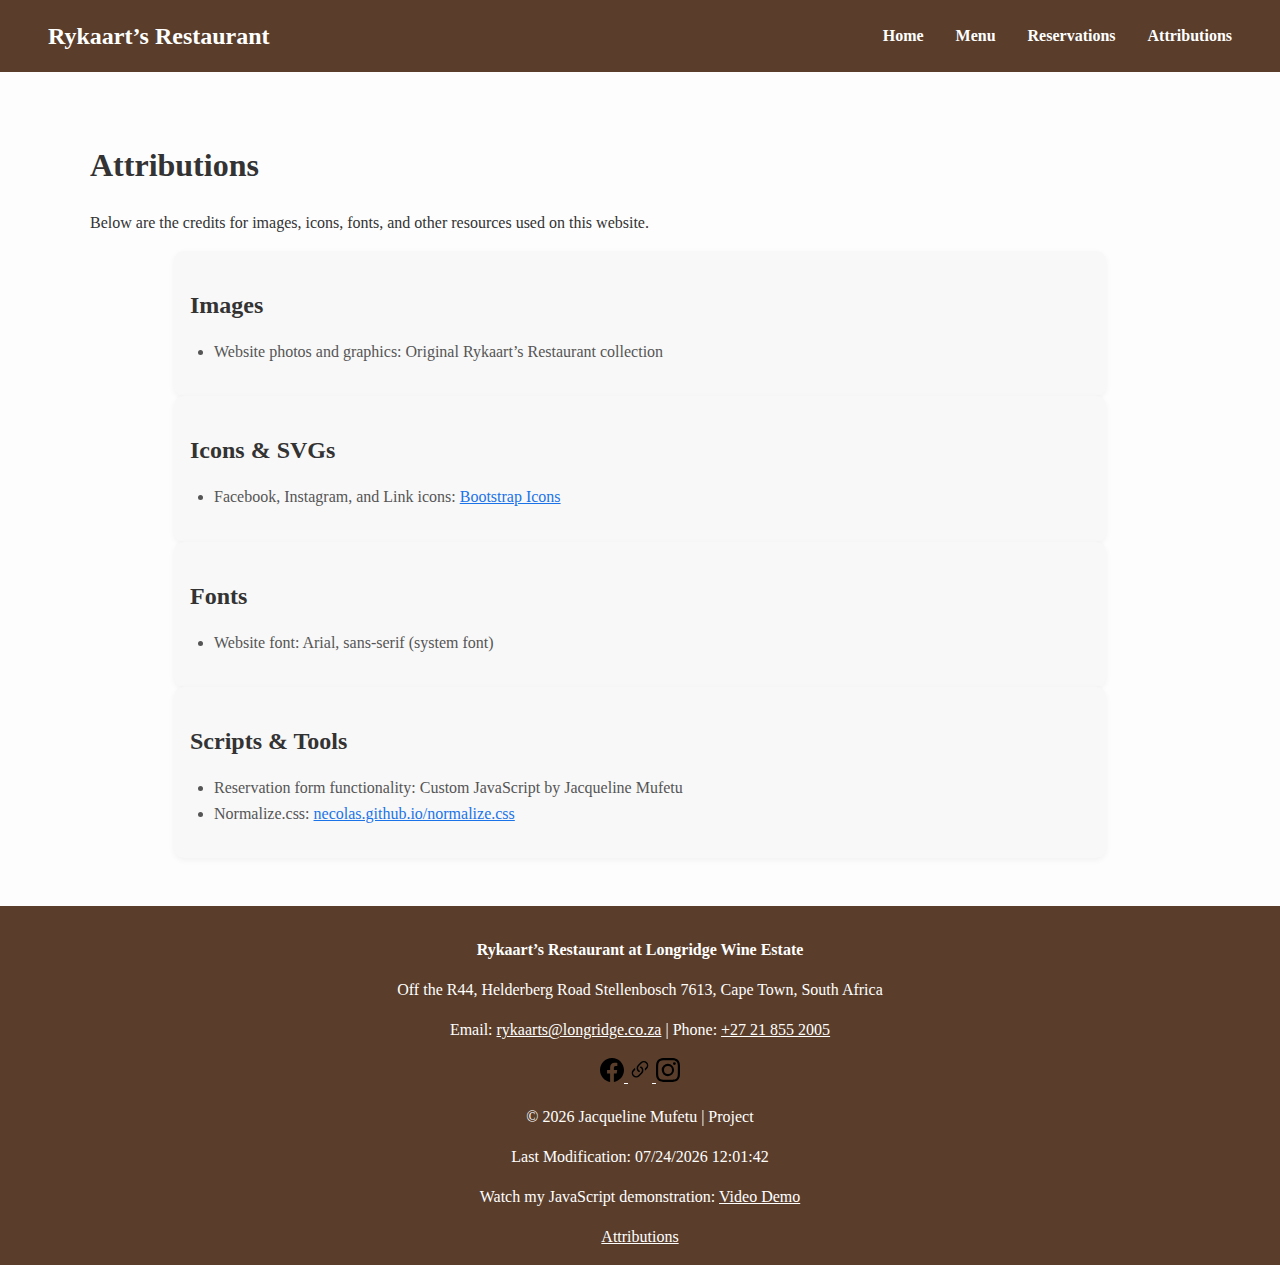
<file: project/attributions.html>
<!DOCTYPE html>
<html lang="en">
<head>
  <meta charset="UTF-8">
  <meta name="viewport" content="width=device-width, initial-scale=1.0">
  <title>Attributions | Rykaart’s Restaurant</title>
  <meta name="description" content="Attributions for images, icons, fonts, and other resources used on Rykaart’s Restaurant website.">
  <meta name="author" content="Jacqueline Mufetu">

  <!-- Google Fonts -->
  <link rel="preconnect" href="https://fonts.googleapis.com">
  <link rel="preconnect" href="https://fonts.gstatic.com" crossorigin>

  <link href="https://fonts.googleapis.com/css2?family=Playfair+Display:wght@400;600;700&family=Inter:wght@300;400;500&display=swap" rel="stylesheet">


  <link rel="stylesheet" href="styles/normalize.css">
  <link rel="stylesheet" href="styles/base.css">
  <link rel="stylesheet" href="styles/medium.css">
  <link rel="stylesheet" href="styles/larger.css">

  
 <!-- Favicon -->
  <link rel="icon" href="images/favicon.ico">

  <script src="scripts/main.js" type="module" ></script>
</head>


<body>
  <header>
    <div class="logo">Rykaart’s Restaurant</div>
    <button id="menuBtn" aria-label="Open Menu">☰</button>
    <nav id="navMenu">
      <a href="index.html">Home</a>
      <a href="menu.html">Menu</a>
      <a href="reservations.html">Reservations</a>
      <a href="attributions.html">Attributions</a>
    </nav>
  </header>

  <main>
    <h1>Attributions</h1>
    <p>Below are the credits for images, icons, fonts, and other resources used on this website.</p>

    <section class="attributions-section">
      <h2>Images</h2>
      <ul>
        <li>Website photos and graphics: Original Rykaart’s Restaurant collection</li>
      </ul>
    </section>

    <section class="attributions-section">
      <h2>Icons & SVGs</h2>
      <ul>
        <li>Facebook, Instagram, and Link icons: <a href="https://getbootstrap.com/docs/5.0/icons/" target="_blank">Bootstrap Icons</a></li>
      </ul>
    </section>

    <section class="attributions-section">
      <h2>Fonts</h2>
      <ul>
        <li>Website font: Arial, sans-serif (system font)</li>
      </ul>
    </section>

    <section class="attributions-section">
      <h2>Scripts & Tools</h2>
      <ul>
        <li>Reservation form functionality: Custom JavaScript by Jacqueline Mufetu</li>
        <li>Normalize.css: <a href="https://necolas.github.io/normalize.css/" target="_blank">necolas.github.io/normalize.css</a></li>
      </ul>
    </section>
  </main>

  <!-- ================= FOOTER ================= -->
  <footer>
    <div class="footer-content">
      <p><strong>Rykaart’s Restaurant at Longridge Wine Estate</strong></p>
      <p>Off the R44, Helderberg Road Stellenbosch 7613, Cape Town, South Africa</p>

      <p>
        Email: <a href="mailto:rykaarts@longridge.co.za">rykaarts@longridge.co.za</a> | 
        Phone: <a href="tel:+27218552005">+27 21 855 2005</a>
      </p>

      <div class="social-media">
        <a href="https://www.facebook.com/rykaartsstellenbosch" target="_blank" aria-label="Facebook">
          <img src="images/facebook.svg" alt="Facebook Logo" width="24" height="24">
        </a>
        <a href="https://linktr.ee/rykaartsstellenbosch" target="_blank" aria-label="Linktree">
          <img src="images/link.svg" alt="Linktree Logo" width="24" height="24">
        </a>
        <a href="https://www.instagram.com/rykaartsstellenbosch" target="_blank" aria-label="Instagram">
          <img src="images/instagram.svg" alt="Instagram Logo" width="24" height="24">
        </a>
      </div>

      <p>© <span id="currentYear"></span> Jacqueline Mufetu | Project</p>
      <p>Last Modification: <span id="lastModified"></span></p>

      <!-- Video Demo Link -->
     <p>
       Watch my JavaScript demonstration: 
       <a href="https://youtu.be/YOUR_VIDEO_LINK" target="_blank">Video Demo</a>
     </p>

    </div>
    
    <a href="attributions.html">Attributions</a>
  </footer>
</file>
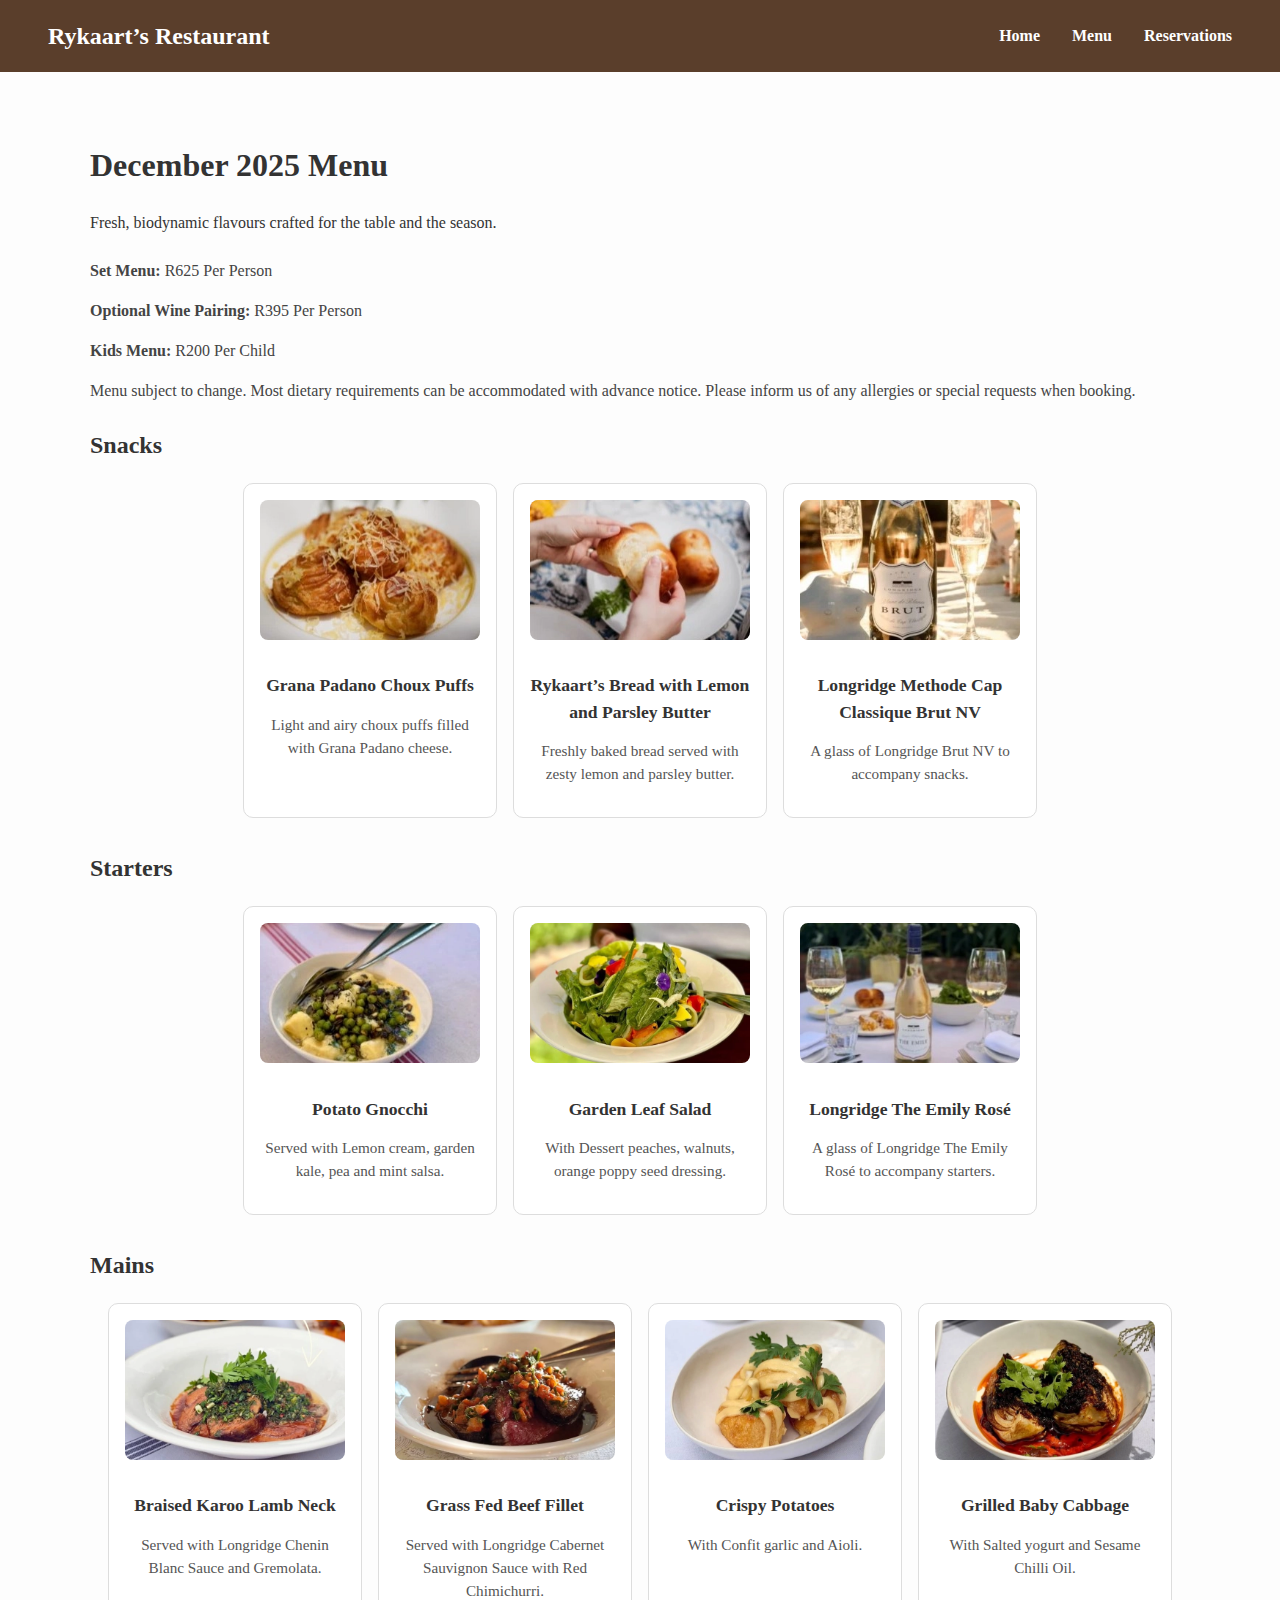
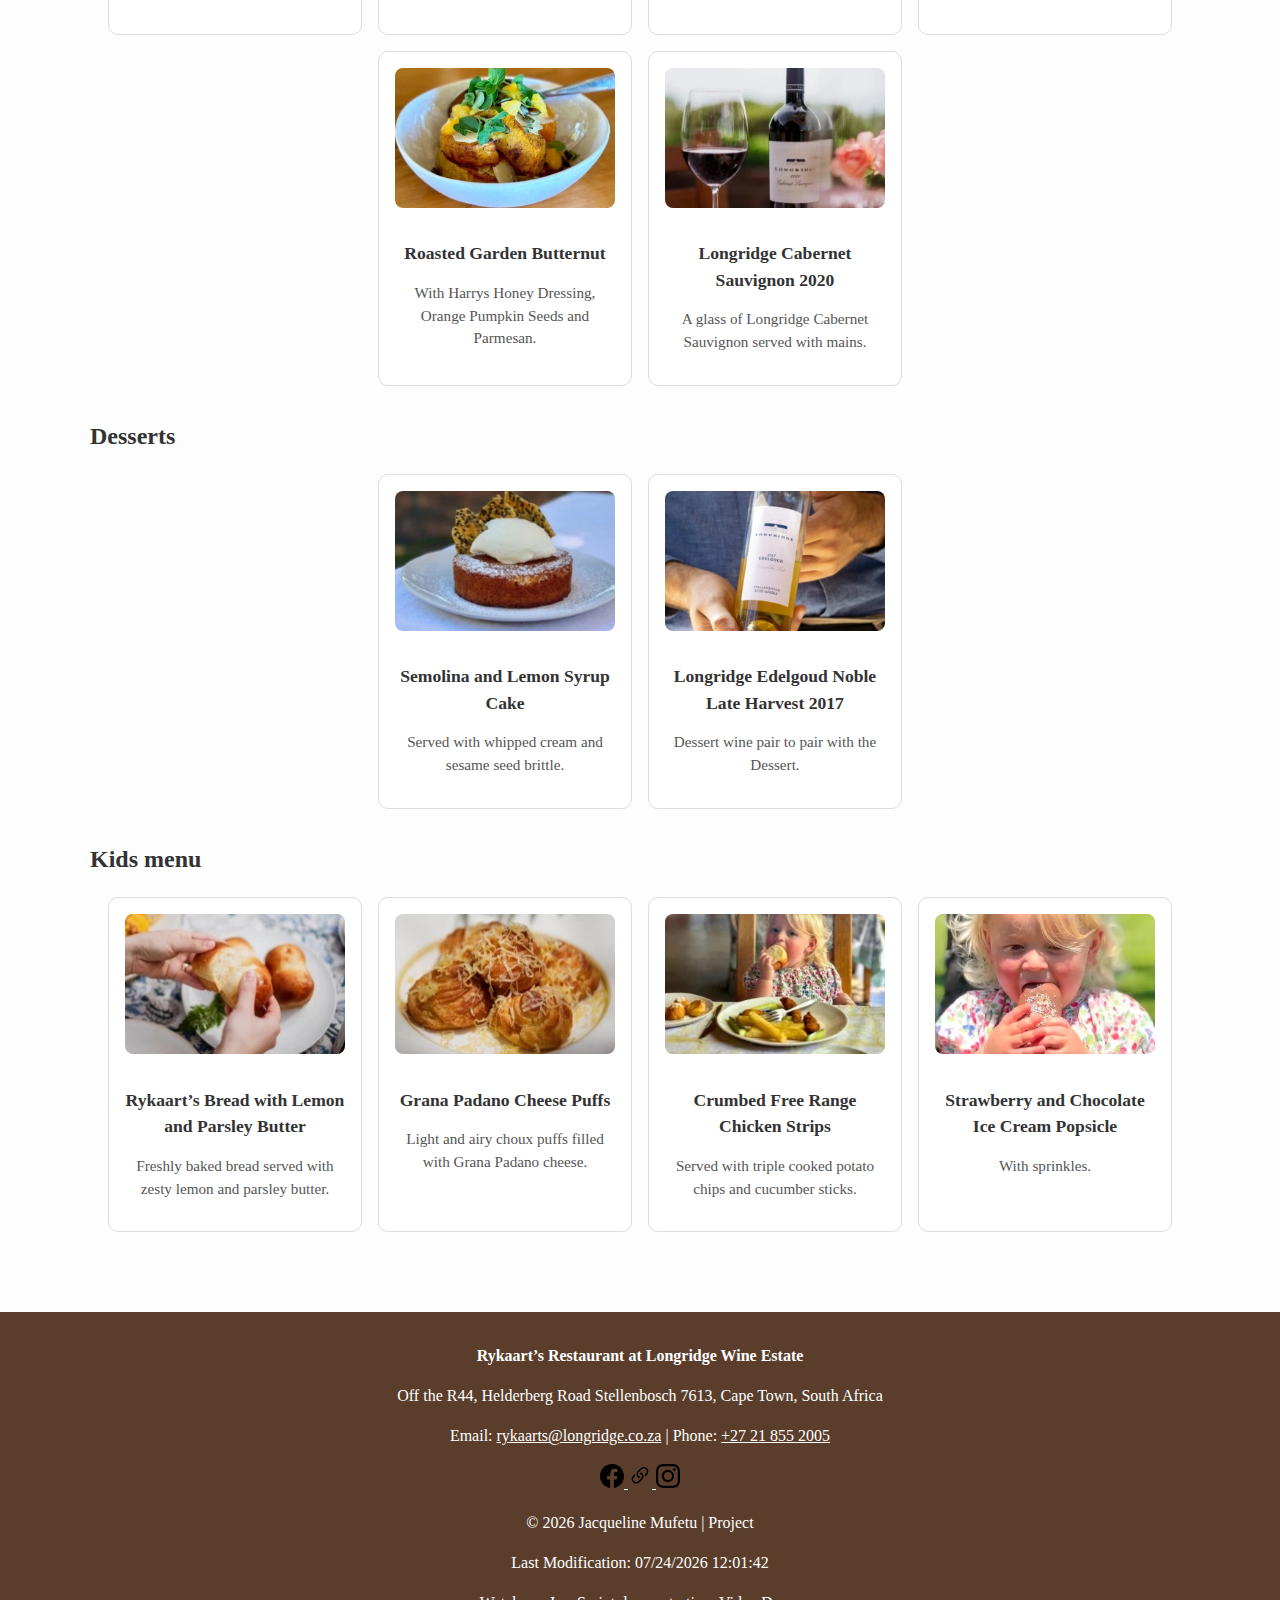
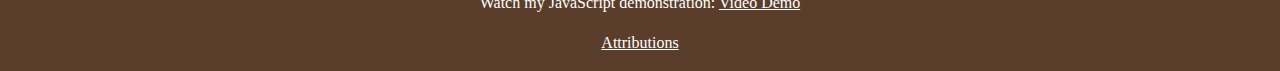
<file: project/menu.html>
<!DOCTYPE html>
<html lang="en">
<head>
  <meta charset="UTF-8">
  <meta name="viewport" content="width=device-width, initial-scale=1.0">

  <title>Menu | Rykaart’s Restaurant</title>
  <meta name="description" content="Rykaart’s Restaurant at Longridge Wine Estate offers seasonal dining and vineyard views.">
  <meta name="author" content="Jacqueline Mufetu">

  <!-- Google Fonts -->
  <link rel="preconnect" href="https://fonts.googleapis.com">
  <link rel="preconnect" href="https://fonts.gstatic.com" crossorigin>

  <link href="https://fonts.googleapis.com/css2?family=Playfair+Display:wght@400;600;700&family=Inter:wght@300;400;500&display=swap" rel="stylesheet">


  <link rel="stylesheet" href="styles/normalize.css">
  <link rel="stylesheet" href="styles/base.css">
  <link rel="stylesheet" href="styles/medium.css">
  <link rel="stylesheet" href="styles/larger.css">

  <!-- Open Graph / Facebook -->
  <meta property="og:title" content="Seasonal Menu | Rykaart’s Restaurant">
<meta property="og:description" content="Explore our carefully crafted seasonal menu, featuring fresh produce from our biodynamic farm at Longridge Wine Estate.">
<meta property="og:image" content="https://jaykee28.github.io/project/images/og-home.webp">
<meta property="og:url" content="https://jaykee28.github.io/project/menu.html">
<meta property="og:type" content="website">

 <!-- Favicon -->
  <link rel="icon" href="images/favicon.ico">

  <script src="scripts/main.js" type="module" ></script>
  <script src="scripts/menu.js" type="module" ></script>
</head>

<body>

<header>
  <div class="logo">Rykaart’s Restaurant</div>

  <button id="menuBtn" aria-label="Open navigation menu">☰</button>


  <nav id="navMenu">
    <a href="index.html">Home</a>
    <a href="menu.html">Menu</a>
    <a href="reservations.html">Reservations</a>
  </nav>
</header>

<main>
  <!-- Menu Title -->
  <h1 id="menu-title">Seasonal Menu</h1>
  <p id="menu-subtitle">Fresh, biodynamic flavours crafted for the table and the season.</p>



  <!-- Pricing & Notes -->
  <div id="menu-pricing"></div>

  <!-- Menu Items Container (JS will populate this) -->
  <div id="menu-container"></div>

  <!-- Modal -->
  <div id="menu-modal" class="modal">
    <div class="modal-content" id="modal-content">
      <span id="modal-close">&times;</span>
    </div>
  </div>
</main>


<!-- ================= FOOTER ================= -->
  <footer>
    <div class="footer-content">
      <p><strong>Rykaart’s Restaurant at Longridge Wine Estate</strong></p>
      <p>Off the R44, Helderberg Road Stellenbosch 7613, Cape Town, South Africa</p>

      <p>
        Email: <a href="mailto:rykaarts@longridge.co.za">rykaarts@longridge.co.za</a> | 
        Phone: <a href="tel:+27218552005">+27 21 855 2005</a>
      </p>

      <div class="social-media">
        <a href="https://www.facebook.com/rykaartsstellenbosch" target="_blank" aria-label="Facebook">
          <img src="images/facebook.svg" alt="Facebook Logo" width="24" height="24">
        </a>
        <a href="https://linktr.ee/rykaartsstellenbosch" target="_blank" aria-label="Linktree">
          <img src="images/link.svg" alt="Linktree Logo" width="24" height="24">
        </a>
        <a href="https://www.instagram.com/rykaartsstellenbosch" target="_blank" aria-label="Instagram">
          <img src="images/instagram.svg" alt="Instagram Logo" width="24" height="24">
        </a>
      </div>

      <p>© <span id="currentYear"></span> Jacqueline Mufetu | Project</p>
      <p>Last Modification: <span id="lastModified"></span></p>

      <!-- Video Demo Link -->
     <p>
       Watch my JavaScript demonstration: 
       <a href="https://youtu.be/YOUR_VIDEO_LINK" target="_blank">Video Demo</a>
     </p>

    </div>
    
    <a href="attributions.html">Attributions</a>
  </footer>
</file>
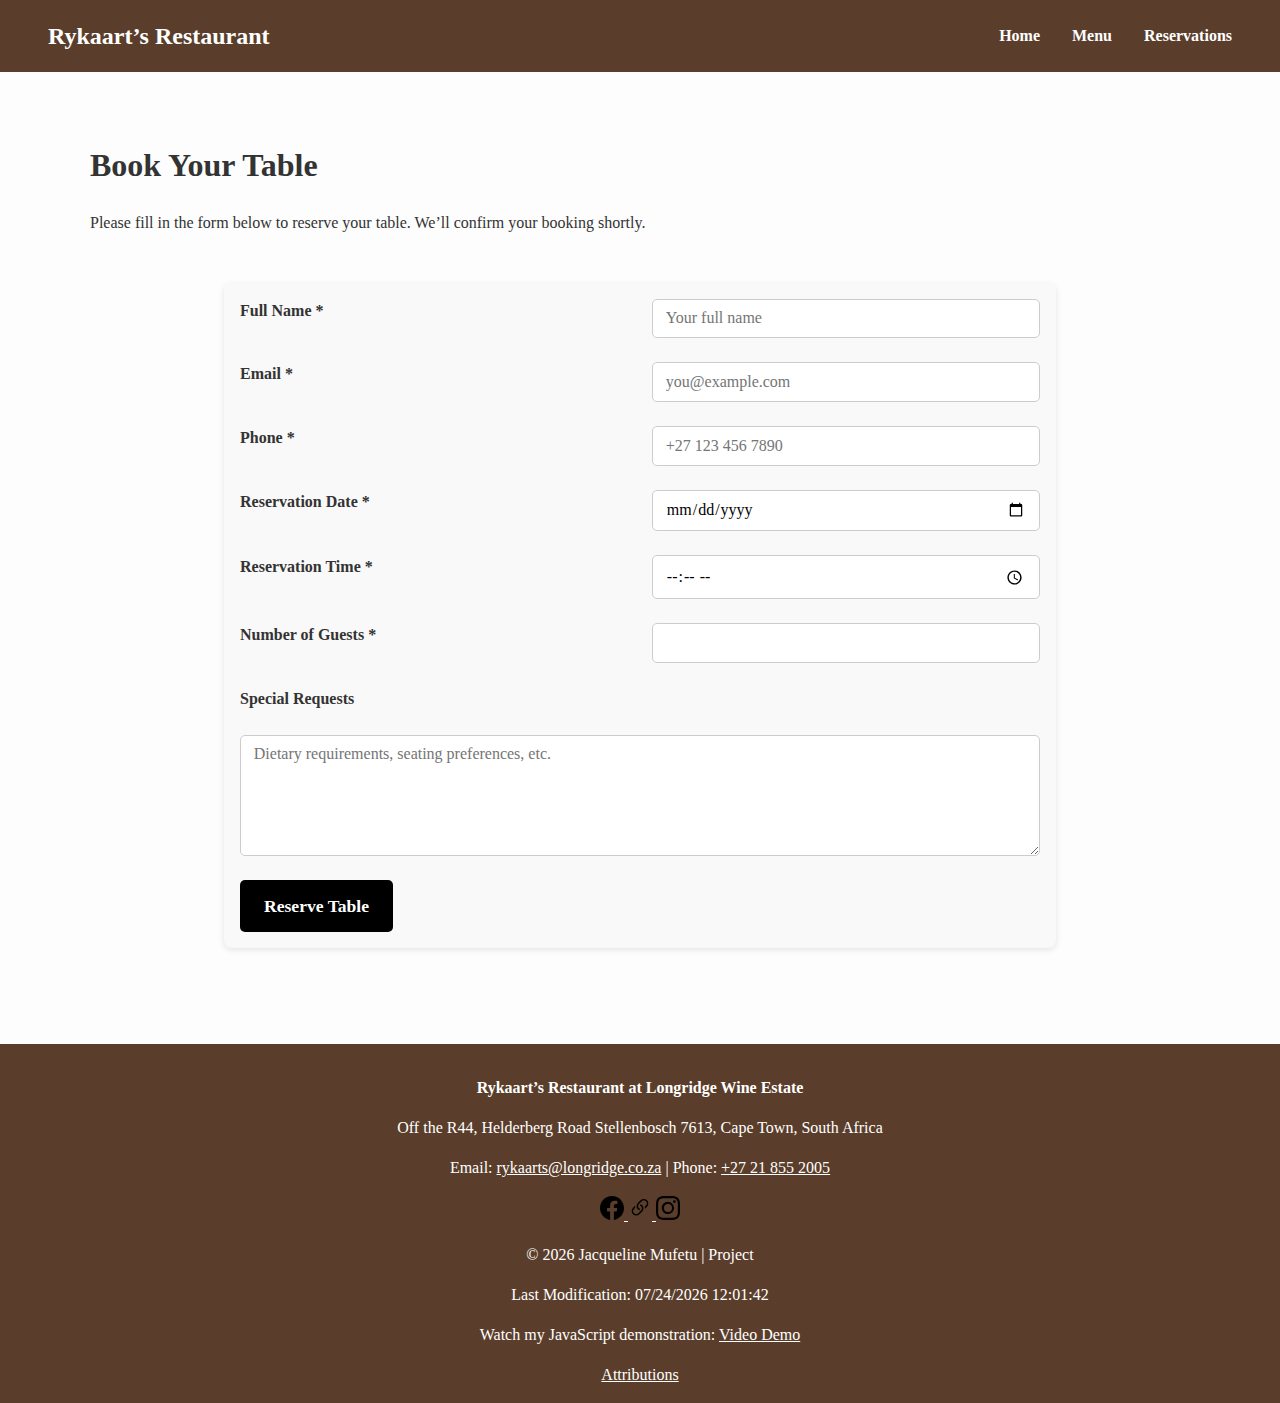
<file: project/reservations.html>
<!DOCTYPE html>
<html lang="en">
<head>
  <meta charset="UTF-8">
  <meta name="viewport" content="width=device-width, initial-scale=1.0">
  <title>Reservations | Rykaart’s Restaurant</title>
  <meta name="description" content="Book your table at Rykaart’s Restaurant in the Cape Winelands.">
  <meta name="author" content="Jacqueline Mufetu">

  <!-- Google Fonts -->
  <link rel="preconnect" href="https://fonts.googleapis.com">
  <link rel="preconnect" href="https://fonts.gstatic.com" crossorigin>

  <link href="https://fonts.googleapis.com/css2?family=Playfair+Display:wght@400;600;700&family=Inter:wght@300;400;500&display=swap" rel="stylesheet">


  <link rel="stylesheet" href="styles/normalize.css">
  <link rel="stylesheet" href="styles/base.css">
  <link rel="stylesheet" href="styles/medium.css">
  <link rel="stylesheet" href="styles/larger.css">

  <!-- Open Graph / Facebook -->
  <meta property="og:title" content="Book a Table | Rykaart’s Restaurant">
<meta property="og:description" content="Reserve your table at Rykaart’s Restaurant at Longridge Wine Estate. Enjoy family-style seasonal dining in the Cape Winelands.">
<meta property="og:image" content="https://jaykee28.github.io/project/images/og-home.webp">
<meta property="og:url" content="https://jaykee28.github.io/project/reservations.html">
<meta property="og:type" content="website">

 <!-- Favicon -->
  <link rel="icon" href="images/favicon.ico">

  <script src="scripts/main.js" type="module" ></script>
  <script src="scripts/reservations.js" type="module" ></script>

</head>

<body>
<header>
  <div class="logo">Rykaart’s Restaurant</div>
  <button id="menuBtn" aria-label="Open navigation menu">☰</button>
  <nav id="navMenu">
    <a href="index.html">Home</a>
    <a href="menu.html">Menu</a>
    <a href="reservations.html">Reservations</a>
  </nav>
</header>

<main>
  <h1>Book Your Table</h1>
  <p>Please fill in the form below to reserve your table. We’ll confirm your booking shortly.</p>

  <form id="reservation-form" action="thankyou.html" method="get">

    <!-- Name -->
    <label for="name">Full Name *</label>
    <input type="text" id="name" name="name" required placeholder="Your full name">

    <!-- Email -->
    <label for="email">Email *</label>
    <input type="email" id="email" name="email" required placeholder="you@example.com">

    <!-- Phone -->
    <label for="phone">Phone *</label>
    <input type="tel" id="phone" name="phone" required placeholder="+27 123 456 7890">

    <!-- Date -->
    <label for="date">Reservation Date *</label>
    <input type="date" id="date" name="date" required>

    <!-- Time -->
    <label for="time">Reservation Time *</label>
    <input type="time" id="time" name="time" required>

    <!-- Number of Guests -->
    <label for="guests">Number of Guests *</label>
    <input type="number" id="guests" name="guests" min="1" max="20" required>

    <!-- Special Requests -->
    <label for="requests">Special Requests</label>
    <textarea id="requests" name="requests" placeholder="Dietary requirements, seating preferences, etc."></textarea>

    <button type="submit">Reserve Table</button>
  </form>
</main>

<!-- ================= FOOTER ================= -->
  <footer>
    <div class="footer-content">
      <p><strong>Rykaart’s Restaurant at Longridge Wine Estate</strong></p>
      <p>Off the R44, Helderberg Road Stellenbosch 7613, Cape Town, South Africa</p>

      <p>
        Email: <a href="mailto:rykaarts@longridge.co.za">rykaarts@longridge.co.za</a> | 
        Phone: <a href="tel:+27218552005">+27 21 855 2005</a>
      </p>

      <div class="social-media">
        <a href="https://www.facebook.com/rykaartsstellenbosch" target="_blank" aria-label="Facebook">
          <img src="images/facebook.svg" alt="Facebook Logo" width="24" height="24">
        </a>
        <a href="https://linktr.ee/rykaartsstellenbosch" target="_blank" aria-label="Linktree">
          <img src="images/link.svg" alt="Linktree Logo" width="24" height="24">
        </a>
        <a href="https://www.instagram.com/rykaartsstellenbosch" target="_blank" aria-label="Instagram">
          <img src="images/instagram.svg" alt="Instagram Logo" width="24" height="24">
        </a>
      </div>

      <p>© <span id="currentYear"></span> Jacqueline Mufetu | Project</p>
      <p>Last Modification: <span id="lastModified"></span></p>

      <!-- Video Demo Link -->
     <p>
       Watch my JavaScript demonstration: 
       <a href="https://youtu.be/YOUR_VIDEO_LINK" target="_blank">Video Demo</a>
     </p>

    </div>
    
    <a href="attributions.html">Attributions</a>
  </footer>
</file>
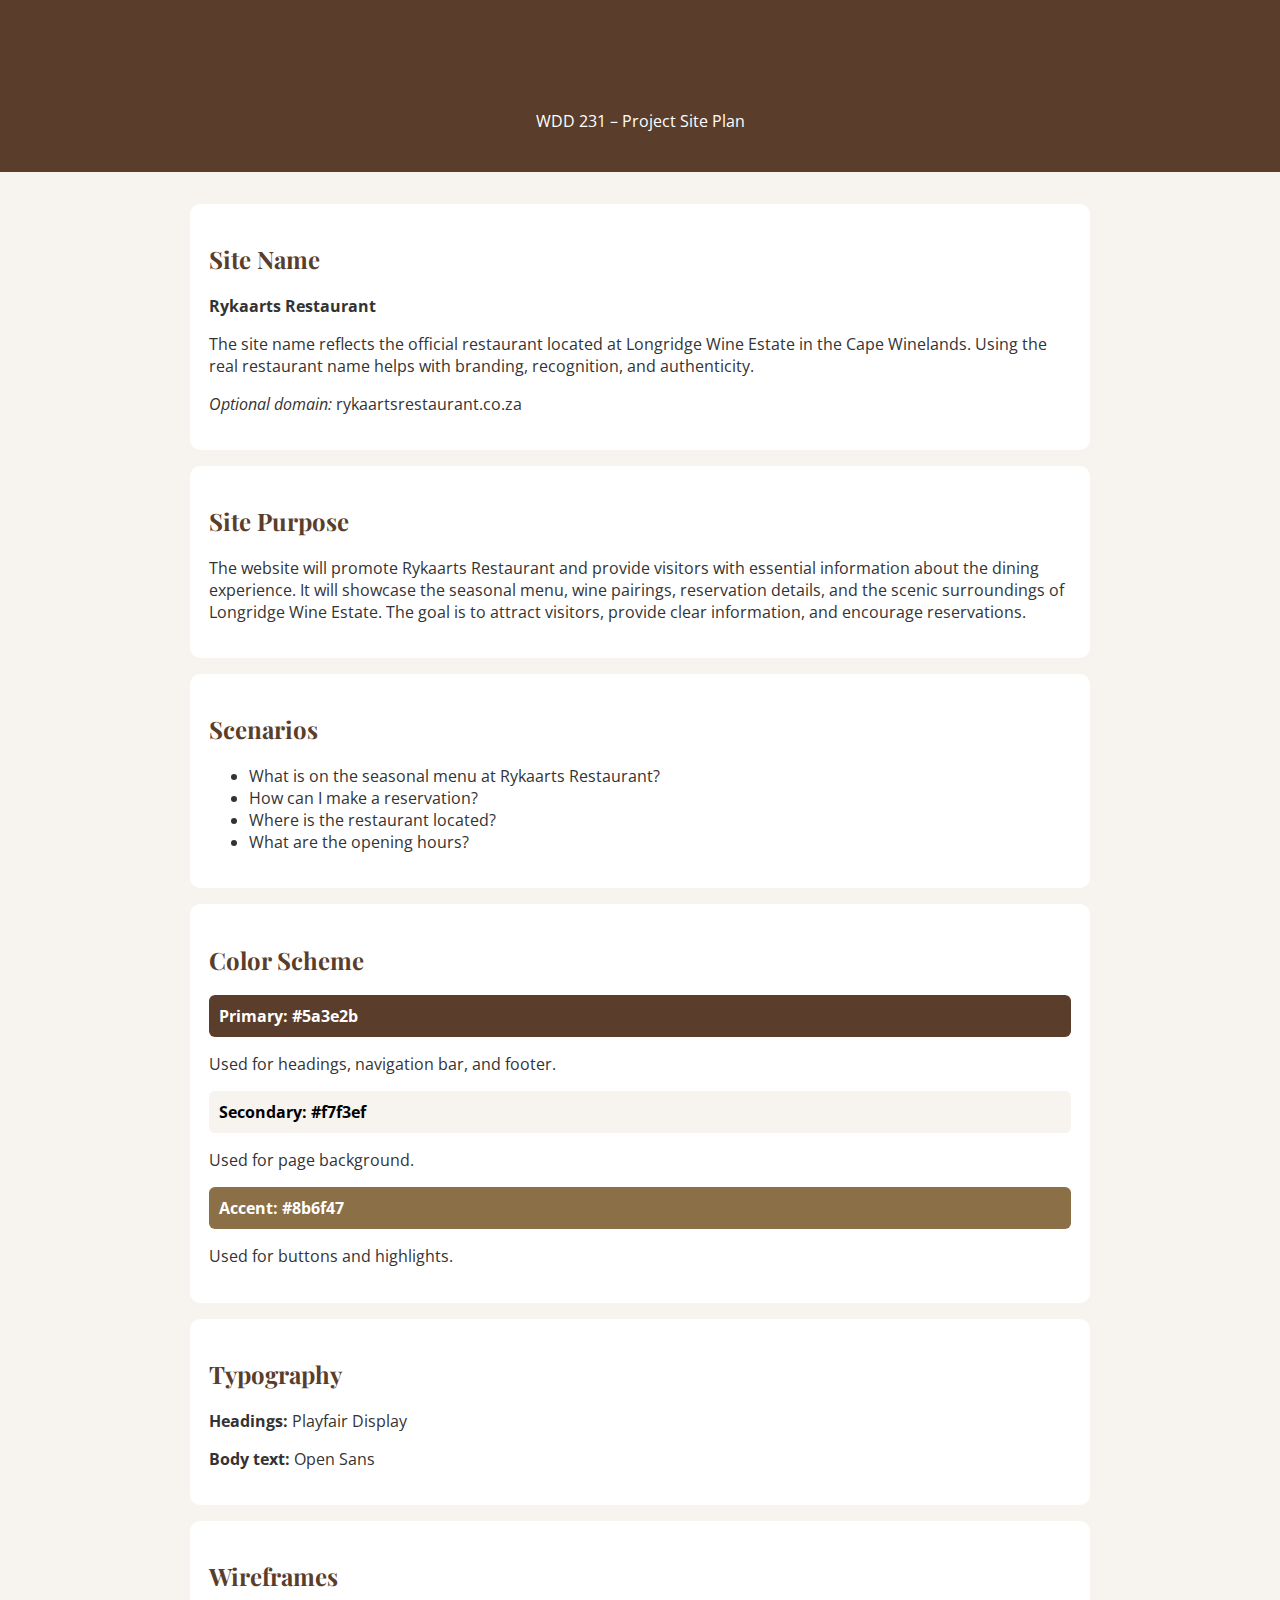
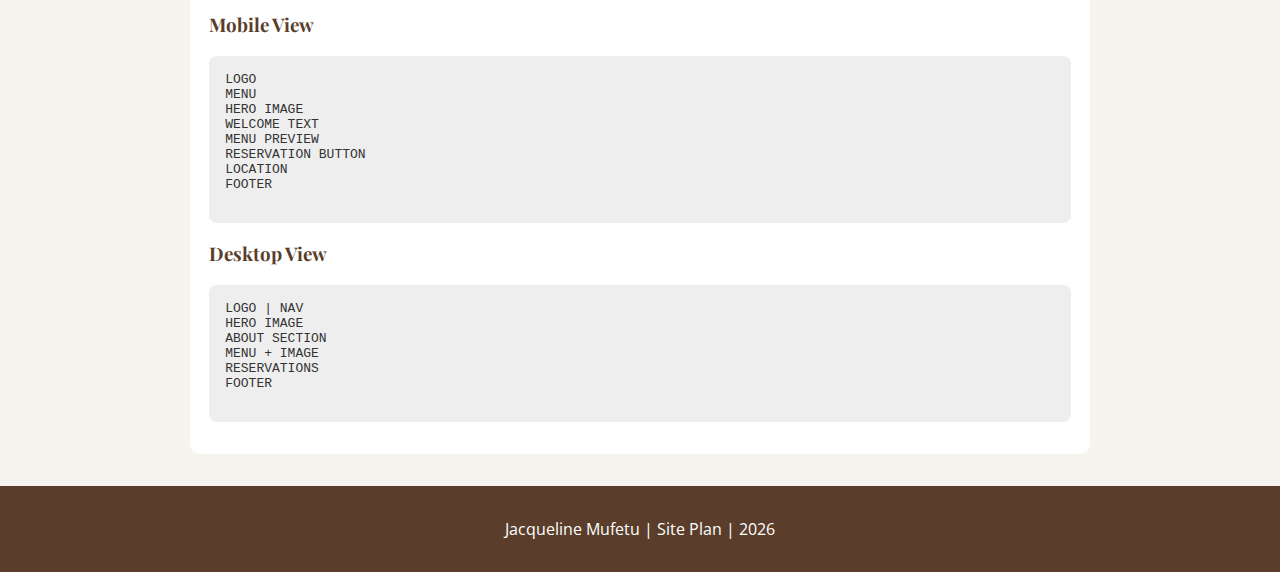
<file: project/site-plan.html>
<!DOCTYPE html>
<html lang="en">
<head>
  <meta charset="UTF-8">
  <meta name="viewport" content="width=device-width, initial-scale=1.0">
  <title>Rykaarts Restaurant Site Plan</title>
  <link rel="stylesheet" href="styles/site-plan.css">
</head>
<body>

<header>
  <h1>Rykaarts Restaurant Website Plan</h1>
  <p>WDD 231 – Project Site Plan</p>
</header>

<main>

  <!-- SITE NAME -->
  <section>
    <h2>Site Name</h2>
    <p><strong>Rykaarts Restaurant</strong></p>
    <p>
      The site name reflects the official restaurant located at Longridge Wine
      Estate in the Cape Winelands. Using the real restaurant name helps with
      branding, recognition, and authenticity.
    </p>
    <p><em>Optional domain:</em> rykaartsrestaurant.co.za</p>
  </section>

  <!-- PURPOSE -->
  <section>
    <h2>Site Purpose</h2>
    <p>
      The website will promote Rykaarts Restaurant and provide visitors with
      essential information about the dining experience. It will showcase the
      seasonal menu, wine pairings, reservation details, and the scenic
      surroundings of Longridge Wine Estate. The goal is to attract visitors,
      provide clear information, and encourage reservations.
    </p>
  </section>

  <!-- SCENARIOS -->
  <section>
    <h2>Scenarios</h2>
    <ul>
      <li>What is on the seasonal menu at Rykaarts Restaurant?</li>
      <li>How can I make a reservation?</li>
      <li>Where is the restaurant located?</li>
      <li>What are the opening hours?</li>
    </ul>
  </section>

  <!-- COLOR SCHEME -->
  <section>
    <h2>Color Scheme</h2>

    <div class="color-box brown">Primary: #5a3e2b</div>
    <p>Used for headings, navigation bar, and footer.</p>

    <div class="color-box cream">Secondary: #f7f3ef</div>
    <p>Used for page background.</p>

    <div class="color-box gold">Accent: #8b6f47</div>
    <p>Used for buttons and highlights.</p>
  </section>

  <!-- TYPOGRAPHY -->
  <section>
    <h2>Typography</h2>
    <p><strong>Headings:</strong> Playfair Display</p>
    <p><strong>Body text:</strong> Open Sans</p>
  </section>

  <!-- WIREFRAMES -->
  <section>
    <h2>Wireframes</h2>

    <h3>Mobile View</h3>
    <pre>
LOGO
MENU
HERO IMAGE
WELCOME TEXT
MENU PREVIEW
RESERVATION BUTTON
LOCATION
FOOTER
    </pre>

    <h3>Desktop View</h3>
    <pre>
LOGO | NAV
HERO IMAGE
ABOUT SECTION
MENU + IMAGE
RESERVATIONS
FOOTER
    </pre>
  </section>

</main>

<footer>
  <p>Jacqueline Mufetu | Site Plan | 2026</p>
</footer>

</body>
</html>
</file>
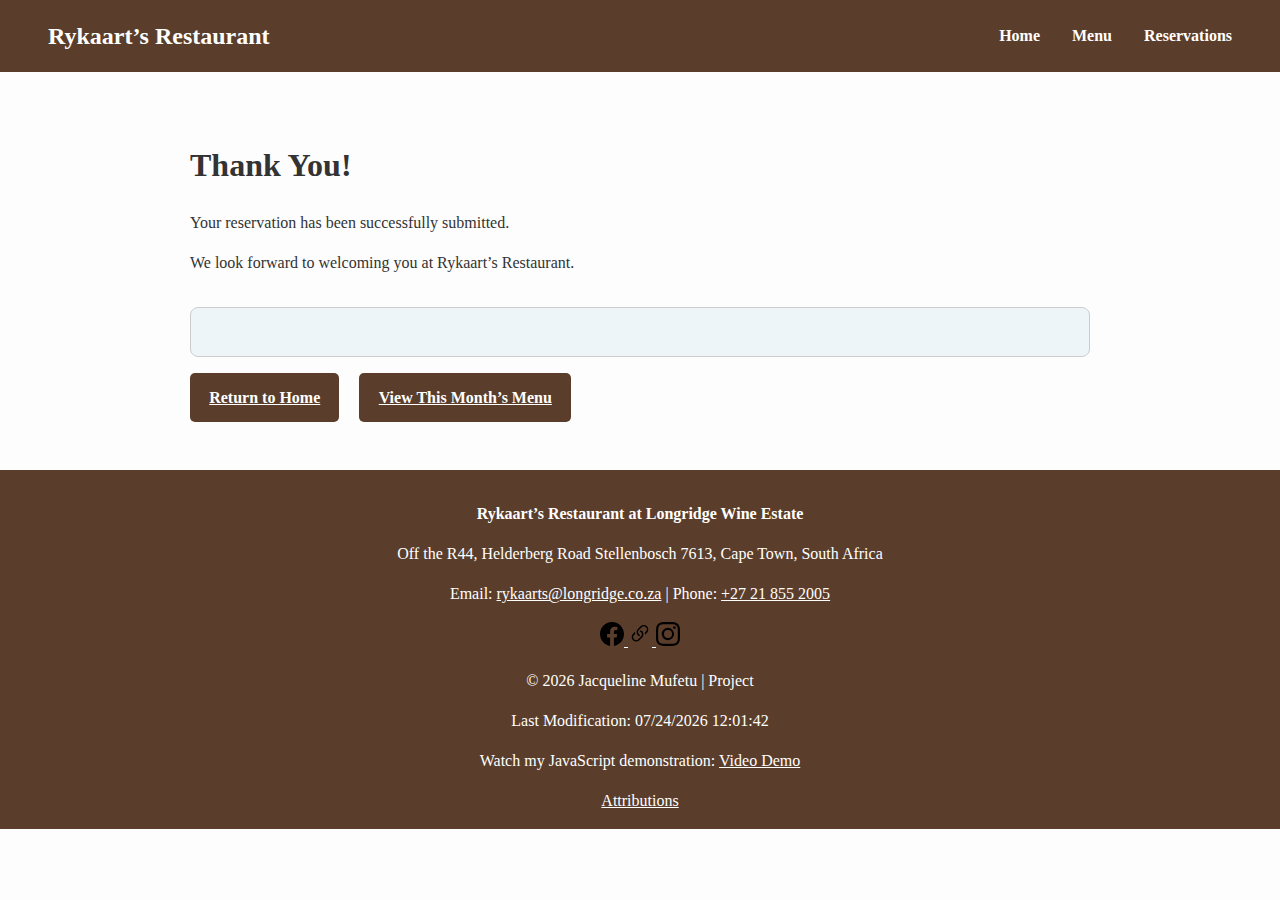
<file: project/thankyou.html>
<!DOCTYPE html>
<html lang="en">
<head>
  <meta charset="UTF-8">
  <meta name="viewport" content="width=device-width, initial-scale=1.0">
  <title>Thank You | Rykaart’s Restaurant</title>
  <meta name="description" content="Thank you for your reservation at Rykaart’s Restaurant.">
  <meta name="author" content="Jacqueline Mufetu">

  <!-- Google Fonts -->
  <link rel="preconnect" href="https://fonts.googleapis.com">
  <link rel="preconnect" href="https://fonts.gstatic.com" crossorigin>

  <link href="https://fonts.googleapis.com/css2?family=Playfair+Display:wght@400;600;700&family=Inter:wght@300;400;500&display=swap" rel="stylesheet">


  <link rel="stylesheet" href="styles/normalize.css">
  <link rel="stylesheet" href="styles/base.css">
  <link rel="stylesheet" href="styles/medium.css">
  <link rel="stylesheet" href="styles/larger.css">

  <!-- Open Graph / Facebook -->
  <meta property="og:title" content="Thank You | Rykaart’s Restaurant">
  <meta property="og:description" content="Thank you for reserving your table at Rykaart’s Restaurant. We look forward to welcoming you at Longridge Wine Estate.">
  <meta property="og:image" content="https://jaykee28.github.io/project/images/og-home.webp">
  <meta property="og:url" content="https://jaykee28.github.io/project/thankyou.html">
  <meta property="og:type" content="website">

 <!-- Favicon -->
  <link rel="icon" href="images/favicon.ico">

  <script src="scripts/main.js" type="module" ></script>
  <script src="scripts/thankyou.js" type="module" ></script>
</head>

<body>
  <header>
    <div class="logo">Rykaart’s Restaurant</div>

    <button id="menuBtn" aria-label="Open Menu">☰</button>

    <nav id="navMenu">
      <a href="index.html">Home</a>
      <a href="menu.html">Menu</a>
      <a href="reservations.html">Reservations</a>
    </nav>
  </header>

  <main>
    <div class="thanks-container">
      <h1>Thank You!</h1>
      <p>Your reservation has been successfully submitted.</p>
      <p>We look forward to welcoming you at Rykaart’s Restaurant.</p>

      <!-- Reservation Summary -->
      <div id="reservation-summary"></div>

      <a href="index.html" class="btn">Return to Home</a>
      <a href="menu.html" class="btn">View This Month’s Menu</a>
    </div>
  </main>

  <!-- ================= FOOTER ================= -->
  <footer>
    <div class="footer-content">
      <p><strong>Rykaart’s Restaurant at Longridge Wine Estate</strong></p>
      <p>Off the R44, Helderberg Road Stellenbosch 7613, Cape Town, South Africa</p>

      <p>
        Email: <a href="mailto:rykaarts@longridge.co.za">rykaarts@longridge.co.za</a> | 
        Phone: <a href="tel:+27218552005">+27 21 855 2005</a>
      </p>

      <div class="social-media">
        <a href="https://www.facebook.com/rykaartsstellenbosch" target="_blank" aria-label="Facebook">
          <img src="images/facebook.svg" alt="Facebook Logo" width="24" height="24">
        </a>
        <a href="https://linktr.ee/rykaartsstellenbosch" target="_blank" aria-label="Linktree">
          <img src="images/link.svg" alt="Linktree Logo" width="24" height="24">
        </a>
        <a href="https://www.instagram.com/rykaartsstellenbosch" target="_blank" aria-label="Instagram">
          <img src="images/instagram.svg" alt="Instagram Logo" width="24" height="24">
        </a>
      </div>

      <p>© <span id="currentYear"></span> Jacqueline Mufetu | Project</p>
      <p>Last Modification: <span id="lastModified"></span></p>

      <!-- Video Demo Link -->
     <p>
       Watch my JavaScript demonstration: 
       <a href="https://youtu.be/YOUR_VIDEO_LINK" target="_blank">Video Demo</a>
     </p>

    </div>
    
    <a href="attributions.html">Attributions</a>
  </footer>
</file>
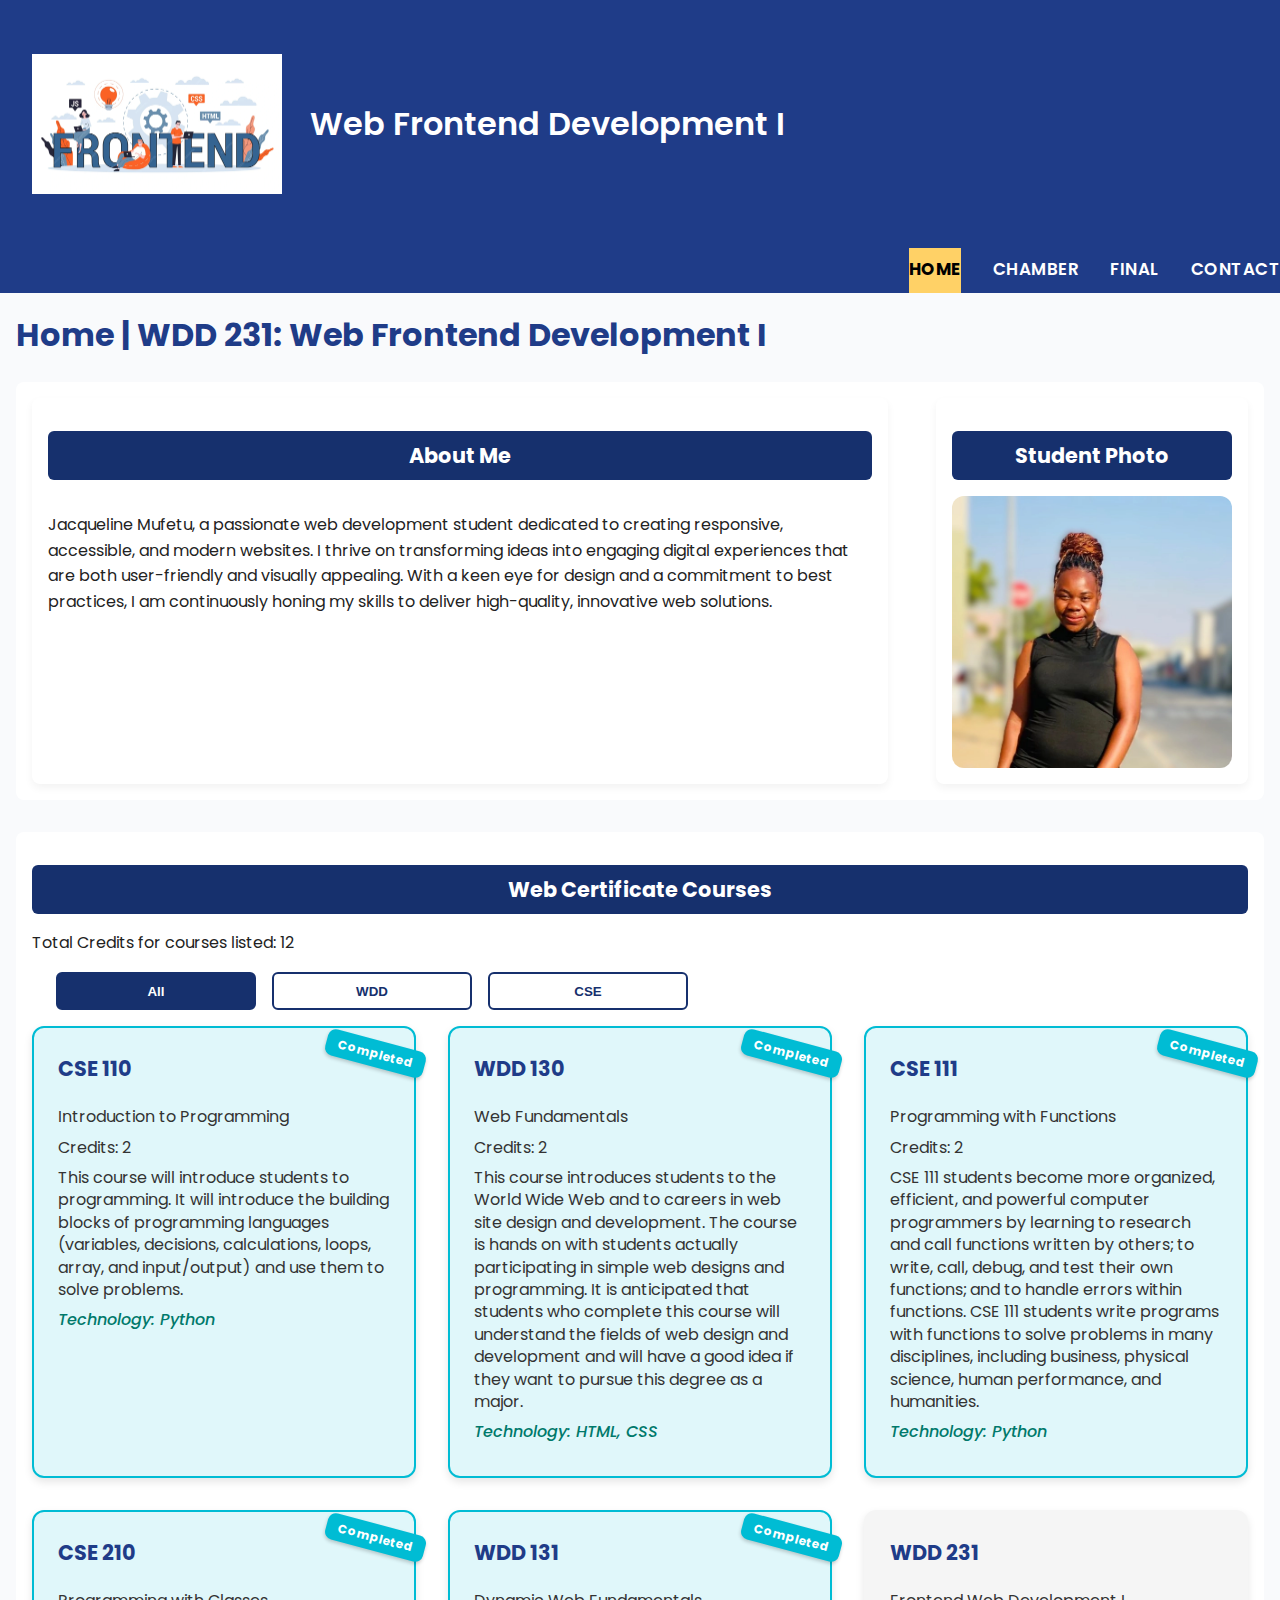
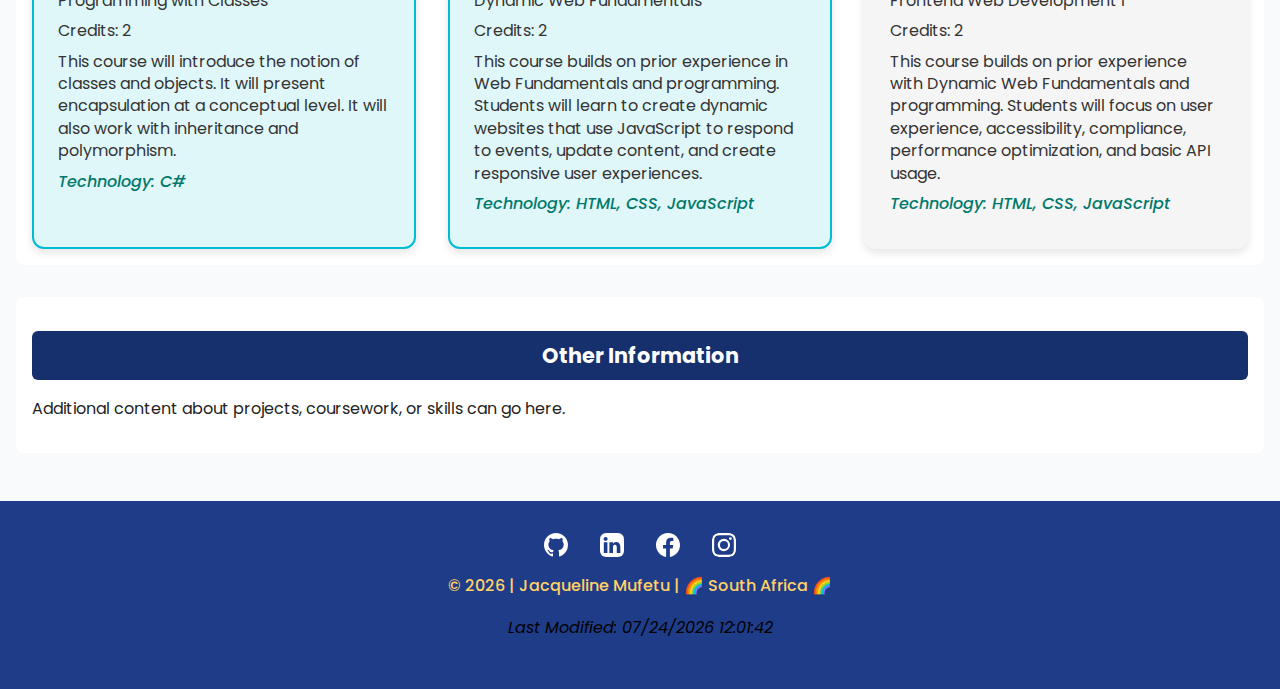
<file: week01/home.html>
<!DOCTYPE html>
<html lang="en">
<head>
  <meta charset="UTF-8">
  <meta name="viewport" content="width=device-width, initial-scale=1.0">
  <title>Home | WDD 231: Web Frontend Development I | Jacqueline Mufetu</title>
  <meta name="description" content="WDD 231 course home page: showcasing web frontend development projects, coursework, and skills in HTML, CSS, and JavaScript.">
  <meta name="author" content="Jacqueline Mufetu">
  <link rel="preconnect" href="https://fonts.googleapis.com" crossorigin>
  <link rel="preconnect" href="https://fonts.gstatic.com">
  <link href="https://fonts.googleapis.com/css2?family=Inter:wght@300;400;600;700;800&family=Poppins:wght@300;400;600&display=swap" rel="stylesheet">
  <link rel="stylesheet" href="styles/small.css">
  <link rel="stylesheet" href="styles/larger.css">
</head>

<body>
  <header>
    <div class="header-content">
      <div class="logo-container">
        <img src="images/logo.webp" alt="Site Logo" class="logo" width="400" height="160" fetchpriority="high">
        <span class="site-name">Web Frontend Development I</span>
      </div>
      <button id="menuButton" aria-label="Open navigation menu" aria-expanded="false">
        &#9776;
      </button>
    </div>

    <nav id="primaryNav">
      <ul>
        <li><a href="home.html" class="active">Home</a></li>
        <li><a href="chamber/index.html">Chamber</a></li>
        <li><a href="final/index.html">Final</a></li>
        <li><a href="contact.html">Contact</a></li> 
      </ul>
    </nav>
  </header>

  <main>
    <h1>Home | WDD 231: Web Frontend Development I</h1>

    <section class="about-student-container">
      <div class="about-section">
        <h2>About Me</h2>
        <p>
          Jacqueline Mufetu, a passionate web development student dedicated to creating 
          responsive, accessible, and modern websites. I thrive on transforming ideas into 
          engaging digital experiences that are both user-friendly and visually appealing. 
          With a keen eye for design and a commitment to best practices, I am continuously 
          honing my skills to deliver high-quality, innovative web solutions.
        </p>
      </div>

      <div class="student-photo-section">
        <h2>Student Photo</h2>
        <img src="images/profile_picture.webp" alt="Student profile photo" loading="lazy">
      </div>
    </section>

    <section>
      <h2>Web Certificate Courses</h2>
      <div id="courseCards"></div>
    </section>

    <section>
      <h2>Other Information</h2>
      <p>Additional content about projects, coursework, or skills can go here.</p>
    </section>
  </main>

  <footer>
    <div class="social-links">
      <a href="https://github.com/jaykee28" target="_blank" rel="noopener" aria-label="GitHub">
        <img src="images/github.svg" alt="GitHub icon">
      </a>
      <a href="https://www.linkedin.com/in/jacqueline-mufetu" target="_blank" rel="noopener" aria-label="LinkedIn">
        <img src="images/linkedin.svg" alt="LinkedIn icon">
      </a>
      <a href="https://www.facebook.com/jaclynmphetu" target="_blank" rel="noopener" aria-label="Facebook">
        <img src="images/facebook.svg" alt="Facebook icon">
      </a>
      <a href="https://www.instagram.com/jaclynmphetu/" target="_blank" rel="noopener" aria-label="Instagram">
        <img src="images/instagram.svg" alt="Instagram icon">
      </a>
    </div>

    <div class="footer-info">
      <p>&copy; <span id="currentYear"></span> | Jacqueline Mufetu | 🌈 South Africa 🌈</p>
    </div>

    <div class="last-modified">
      <p><time id="lastModified" datetime=""></time></p>
    </div>
  </footer>

  <script src="scripts/navigation.js" defer></script>
  <script src="scripts/date.js" defer></script>
  <script src="scripts/course.js" defer></script>
</body>
</html>
</file>
<file: week01/styles/small.css>
*,
*::before,
*::after {
  box-sizing: border-box;
}

body {
  margin: 0;
  font-family: "Poppins", sans-serif;
  background-color: #f9fafc;
  color: #222;
  line-height: 1.6;
  overflow-x: hidden;
}

img {
  max-width: 100%;
  height: auto;
  display: block;
  border-radius: 6px;
}

header {
  background-color: #1f3c88;
  color: #ffffff;
}

.header-content {
  display: flex;
  align-items: center;
  justify-content: space-between;
  padding: 1rem;
}

.logo-container {
  display: flex;
  align-items: center;      
  gap: 0.75rem;              
}

.logo {
  height: 160px; 
  width: 250px;
  object-fit: contain;
}

.site-name {
  font-size: 1rem; 
  font-weight: 600;
  color: #ffffff;    
  margin-left: 0.75rem;
  white-space: nowrap;
}

#menuButton {
  background: none;
  border: none;
  color: white;
  font-size: 1.8rem;
  cursor: pointer;
}

#primaryNav {
  display: none;
  background-color: #1f3c88;
}

#primaryNav.open {
  display: block;
}

#primaryNav ul {
  list-style: none;
  margin: 0;
  padding: 0;
}

#primaryNav li {
  border-top: 1px solid rgba(255, 255, 255, 0.2);
}

#primaryNav a {
  display: block;
  padding: 0.75rem 1rem;
  text-decoration: none;
  color: white;           
  font-weight: 600;         
  font-size: 1.05rem;    
  border-bottom: 3px solid transparent; 
  text-transform: uppercase; 
  letter-spacing: 0.5px;   
  transition: all 0.3s ease;
}

#primaryNav a:hover {
  background-color: #16306d;  
  border-bottom: 3px solid #ffd166; 
  color: #ffd166;            
}


#primaryNav a.active {
  background-color: #ffd166;  
  color: #000;
  font-weight: 700;           
}


main {
  padding: 1rem;
}

h1 {
  margin-top: 0;
  color: #1f3c88;
}

section {
  margin-bottom: 2rem;
  padding: 1rem;
  background-color: white;
  border-radius: 8px;
}


.about-student-container {
  display: flex;
  flex-wrap: wrap; 
  gap: 2rem;
  margin-bottom: 2rem;
  align-items: stretch; 
}

.about-section,
.student-photo-section {
  background-color: white;
  padding: 1rem;
  border-radius: 8px;
  box-shadow: 0 4px 8px rgba(0,0,0,0.05);
  display: flex;
  flex-direction: column;
  justify-content: flex-start;
}


.about-section h2,
.student-photo-section h2,
.courses-section h2,
section h2 {
  background-color: #16306d;
  color: #ffffff;           
  padding: 0.5rem 1rem;
  border-radius: 6px;       
  margin-bottom: 1rem;
  text-align: center;
  font-size: 1.3rem;
}



.about-section {
  flex: 2 1 400px; 
}

.student-photo-section {
  text-align: center;
}

.student-photo-section img {
  display: block;
  margin: 0 auto;
  max-width: 280px;
  width: 100%;
  height: auto;
  border-radius: 12px;
  object-fit: cover;
}


@media (max-width: 768px) {
  .about-student-container {
    flex-direction: column;
    text-align: center;
  }

  .about-section,
  .student-photo-section {
    flex: 1 1 100%;
  }

  .student-photo-section img {
    margin-top: 0.5rem;
  }
}

.about-section,
.student-photo-section {
  transition: all 0.3s ease;
}


.filters {
  display: flex;
  gap: 1rem;
  justify-content: flex-start;
  max-width: 1200px;   
  margin: 1rem auto 0;  
  padding: 0 1rem;      
}

.filters button {
  flex: 1;              
  max-width: 200px;
  padding: 0.6rem 1rem;
  border-radius: 6px;
  border: 2px solid #16306d;
  background-color: #ffffff;
  color: #16306d;
  font-weight: 600;
  cursor: pointer;
  transition: all 0.3s ease;
}

.filters button:hover {
  background-color: #16306d;
  color: #ffffff;
}

.filters button.active {
  background-color: #16306d;
  color: #ffffff;
}

#courseCards {
  display: grid;
  grid-template-columns: repeat(auto-fit, minmax(280px, 1fr));
  gap: 1.5rem;
  margin-top: 1rem;
}

.course-card {
  position: relative;
  background-color: #f5f5f5;
  border-radius: 12px;
  padding: 1.25rem;
  box-shadow: 0 4px 8px rgba(0, 0, 0, 0.1);
  transition: transform 0.3s ease, box-shadow 0.3s ease;
  border: 2px solid transparent;
}

.course-card:hover {
  transform: translateY(-5px);
  box-shadow: 0 8px 16px rgba(0, 0, 0, 0.2);
}


.course-card.completed {
  background-color: #e0f7fa;
  border: 2px solid #00bcd4;
}

.course-card.completed::before {
  content: "Completed";
  position: absolute;
  top: 12px;
  right: -12px;
  background-color: #00bcd4;
  color: white;
  font-weight: bold;
  padding: 0.25rem 0.75rem;
  font-size: 0.75rem;
  border-radius: 8px;
  transform: rotate(15deg);
  box-shadow: 0 2px 4px rgba(0, 0, 0, 0.2);
}


.course-card h3 {
  margin-top: 0;
  color: #1f3c88;
  font-size: 1.2rem;
}


.course-card p {
  margin: 0.5rem 0;
  line-height: 1.4;
  color: #333;
}

.course-card p:last-child {
  font-style: italic;
  font-weight: 500;
  color: #00796b;
}


footer {
  background-color: #1f3c88;
  color: #ffffff;
  text-align: center;
  padding: 1.5rem 1rem;
  font-size: 0.9rem;
}

.social-links {
  display: flex;
  justify-content: center;
  gap: 1.5rem;
  margin-bottom: 1rem;
}

.social-links img {
  width: 24px;
  height: 24px;
  filter: brightness(0) invert(1);
  transition: all 0.3s ease;
}

.social-links a:hover img {
  filter: brightness(1) invert(0.7);
  transform: scale(1.1);
}

.footer-info p {
  margin: 0.25rem 0;
  color: #ffd166;
  font-weight: 500;
}

#lastModified {
  color: #000;
  margin-top: 0.5rem;
  font-style: italic;
  font-size: 1rem;
}
</file>
<file: week01/styles/larger.css>
@media (min-width: 64rem) {

  #primaryNav {
    display: block !important;
    background-color: transparent;
  }

  #primaryNav ul {
    display: flex;
    justify-content: flex-end;
    gap: 2rem;
  }

  #primaryNav li {
    border: none;
  }

  #primaryNav a {
    padding: 0.5rem 0;
    border-bottom: 2px solid transparent;
    color: white;
  }

  #primaryNav a:hover {
    background-color: transparent;
    border-bottom: 2px solid #ffd166;
  }

  #menuButton {
    display: none;
  }

  .header-content {
    padding: 1.5rem 2rem;
  }

  .logo-container {
    gap: 1rem;
  }

  .logo {
    height: 200px;
  }

  .site-name {
    font-size: 2rem;
    color: #ffffff;
  }

  .about-student-container {
    flex-direction: row;
    text-align: left;
    gap: 3rem;
  }

  .about-text {
    flex: 2;
    font-size: 1.1rem;
  }

  .about-image {
    flex: 1;
  }

  .about-image img {
    width: 100%;
    max-width: 350px;
  }

  #courseCards {
    grid-template-columns: repeat(auto-fit, minmax(300px, 1fr));
    gap: 2rem;
  }

  .course-card {
    padding: 1.5rem;
  }

  .course-card h3 {
    font-size: 1.3rem;
  }

  .course-card p {
    font-size: 1rem;
  }

  footer {
    font-size: 1rem;
    padding: 2rem 2rem;
  }

  .social-links {
    gap: 2rem;
  }
}
</file>
<file: chamber/styles/larger.css>
@media (min-width: 768px) {

  body {
    padding: 0 2rem;
  }

  header {
    flex-direction: row;
    justify-content: space-between;
  }

  header h1 {
    font-size: 2rem;
  }

  nav ul {
    justify-content: flex-start;
    border-radius: 0;
  }

  main h2 {
    font-size: 1.6rem;
  }

  /* HERO */
  .hero img {
    height: 420px;
  }

  .hero h2 {
    font-size: 2.1rem;
  }

  /* DIRECTORY GRID */
  #members.grid-view {
    grid-template-columns: repeat(auto-fit, minmax(260px, 1fr));
  }

  #members.list-view .member-card {
    gap: 2rem;
  }

  /* ===============================
     HOME PAGE LAYOUT (DESKTOP)
  ================================ */

  .home-cards {
    display: grid;
    grid-template-columns: repeat(3, 1fr);
    gap: 1.5rem;
    align-items: stretch;
  }

  .events,
.weather {
  height: 100%;
  display: flex;
  flex-direction: column;
  background-color: #ffffff;
  gap: 1.25rem; 
}

/* Each weather card fills its container proportionally */
.weather-card {
  flex: 1;
  background-color: #ffffff; 
  display: flex;
  flex-direction: column;
}

/* Forecast days row */
#forecast {
  display: flex;             
  flex-direction: column;
  justify-content: space-between;
  gap: 0.5rem;              
}

.forecast-day {
  flex: 1 1 calc(33.333% - 0.5rem); /* 3 items per row with gap accounted for */
  background-color: #ffffff;
  padding: 0.5rem;
  border-radius: 8px;
  text-align: center;
}

  .spotlights {
    flex-direction: row;
    flex-wrap: wrap;
    justify-content: space-between;
  }

  .spotlight-card {
    background-color: #ffffff;
    flex: 1 1 calc(33.333% - 1rem); 
    max-width: calc(33.333% - 1rem);
}
/* JOIN PAGE LARGE SCREEN */
.join-layout {
  flex-direction: row;
  align-items: flex-start;
}

.join-form {
  flex: 2;
}

.membership-cards {
  flex: 1;
}
}
</file>
<file: project/styles/base.css>
:root {
  --brown: #5a3e2b;
  --cream: #f7f3ef;
  --gold: #8b6f47;
}

body {
  font-family: Arial, sans-serif;
  background: var(--cream);
  margin: 0;
}

header {
  background: var(--brown);
  color: white;
  padding: 1rem;
}

.logo {
  font-size: 1.3rem;
  font-weight: bold;
}

#menuBtn {
  font-size: 1.5rem;
  background: none;
  border: none;
  color: white;
}

nav {
  display: none;
}

nav.open {
  display: block;
}

nav a {
  display: block;
  padding: 0.5rem;
  color: white;
  text-decoration: none;
}

main {
  padding: 1rem;
}

footer {
  background: var(--brown);
  color: white;
  text-align: center;
  padding: 1rem;
}


/* Core styles for all screen sizes */

/* Menu Sections */
.menu-section {
  display: flex;
  flex-wrap: wrap;
  gap: 1rem;
  margin-bottom: 2rem;
}

/* Menu Cards */
.menu-card {
  width: 220px;
  cursor: pointer;
  border: 1px solid #ddd;
  padding: 1rem;
  border-radius: 10px;
  text-align: center;
  background-color: #fff;
  transition: transform 0.2s, box-shadow 0.2s;
}

.menu-card:hover {
  transform: translateY(-5px);
  box-shadow: 0 5px 15px rgba(0,0,0,0.15);
}

.menu-card img {
  width: 100%;
  height: 140px;
  object-fit: cover;
  border-radius: 8px;
  margin-bottom: 0.5rem;
}

.menu-card h3 {
  font-size: 1.1rem;
  margin-bottom: 0.3rem;
}

.menu-card p {
  font-size: 0.95rem;
  color: #555;
}

/* Modal */
.modal {
  display: none;
  position: fixed;
  z-index: 999;
  left: 0;
  top: 0;
  width: 100%;
  height: 100%;
  overflow: auto;
  background-color: rgba(0,0,0,0.6);
}

.modal-content {
  background-color: #fff;
  margin: 5% auto;
  padding: 2rem;
  width: 80%;
  max-width: 600px;
  border-radius: 12px;
  text-align: center;
  position: relative;
}

.modal-content img.modal-img {
  width: 100%;
  max-height: 300px;
  object-fit: cover;
  border-radius: 8px;
  margin-bottom: 1rem;
}

#modal-close {
  position: absolute;
  top: 10px;
  right: 15px;
  font-size: 1.5rem;
  cursor: pointer;
  color: #999;
}

#modal-close:hover {
  color: #333;
}

/* Pricing */
#menu-pricing {
  margin: 1.5rem 0;
  font-size: 1rem;
  line-height: 1.5;
  color: #444;
}

/* ===========================
   Reservation Form
=========================== */
form {
  display: flex;
  flex-direction: column;
  gap: 1rem;
  background: #f9f9f9;
  padding: 2rem;
  border-radius: 8px;
  box-shadow: 0 2px 6px rgba(0,0,0,0.1);
}

form label {
  font-weight: 600;
}

form input,
form textarea,
form select {
  padding: 0.6rem 0.8rem;
  border: 1px solid #ccc;
  border-radius: 5px;
  font-size: 1rem;
}

form textarea {
  min-height: 100px;
  resize: vertical;
}

form button {
  padding: 0.8rem 1.2rem;
  background-color: #000;
  color: #fff;
  font-weight: bold;
  border: none;
  border-radius: 5px;
  cursor: pointer;
  transition: background 0.3s;
}

form button:hover {
  background-color: #444;
}

/* ===========================
   Confirmation & Summary
=========================== */
#confirmation,
#reservation-summary {
  margin-top: 2rem;
  padding: 1.5rem;
  border: 1px solid #ccc;
  border-radius: 8px;
  background-color: #eef5f9;
}

#reservation-summary h2 {
  margin-bottom: 1rem;
}

/* ===========================
   Thank You Page Buttons
=========================== */
.thanks-container .btn {
  display: inline-block;
  padding: 0.8rem 1.2rem;
  margin-top: 1rem;
  margin-right: 1rem;
  background-color: #5a3e2b;
  color: #fff;
  font-weight: bold;
  border-radius: 5px;
  transition: background 0.3s;
}

.thanks-container .btn:hover {
  background-color: #444;
}


/* Dietary checkboxes */
fieldset {
  border: 1px solid #ccc;
  border-radius: 8px;
  padding: 0.8rem;
}

fieldset legend {
  font-weight: bold;
  padding: 0 0.5rem;
}

fieldset label {
  display: block;
  margin-bottom: 0.3rem;
}


/* Hide nav links on small screens */
#navMenu {
  display: none;
  flex-direction: column;
  gap: 1rem;
  background-color: #5a3e2b;
  position: absolute;
  top: 60px;
  right: 1rem;
  padding: 1rem;
  border-radius: 8px;
  z-index: 1000;
}

/* Nav links style */
#navMenu a {
  color: white;
  text-decoration: none;
  font-weight: bold;
}

/* Focus outline for accessibility */
#navMenu a:focus,
#menuBtn:focus {
  outline: 3px solid #ffd700; /* gold for visibility */
  outline-offset: 2px;
}

/* Hamburger button */
#menuBtn {
  background: none;
  border: none;
  font-size: 2rem;
  color: #f7f3ef;
  cursor: pointer;
  position: absolute;
  top: 10px;
  right: 1rem;
}

/* Show nav when active */
#navMenu.active {
  display: flex;
}

/* Medium & large screens: show horizontal nav */
@media (min-width: 600px) {
  #navMenu {
    display: flex !important;
    flex-direction: row;
    position: static;
    background: none;
    padding: 0;
    gap: 2rem;
  }

  #menuBtn {
    display: none; /* hide hamburger on larger screens */
  }
}

/* Base Styles - Mobile First */

body {
  font-family: Georgia, serif;
  margin: 0;
  padding: 0;
  line-height: 1.5;
  color: #333;
  background-color: #fdfdfd;
}

header {
  display: flex;
  justify-content: space-between;
  align-items: center;
  padding: 1rem 2rem;
  background-color: #5a3e2b;
  color: #fff;
}

header .logo {
  font-size: 1.5rem;
  font-weight: bold;
}

#menuBtn {
  font-size: 1.5rem;
  background: none;
  border: none;
  color: #fff;
  cursor: pointer;
}

nav {
  display: none; /* hidden by default for mobile, toggled with JS */
}

nav a {
  display: block;
  padding: 0.5rem 0;
  color: #fff;
  text-decoration: none;
}

main {
  padding: 2rem;
}

/* ===== HOME PAGE CARDS ===== */

.card-container {
  display: flex;
  flex-direction: column;
  gap: 3rem;
  padding: 2rem 1rem;
  align-items: center; /* center cards */
}

/* Card */
.card {
  background: #f7f3ef;
  border-radius: 14px;
  overflow: hidden; /* ensure images/text stay inside */
  text-align: center;
  width: 100%;       /* full width on mobile */
  max-width: 700px;  /* max width on larger screens */
  box-sizing: border-box;
  padding-bottom: 2rem;
  box-shadow: 0 2px 6px rgba(0,0,0,0.05); /* subtle shadow */
}

/* Image on top */
.card img {
  width: 100%;
  height: auto;
  display: block;
  border-radius: 12px 12px 0 0; /* rounded top corners only */
  object-fit: cover; /* maintain aspect ratio */
}

/* Text section */
.card-content {
  padding: 1rem 1.5rem 0 1.5rem;
  box-sizing: border-box;
  width: 100%;
}

/* Heading */
.card-content h1,
.card-content h2,
.card-content h3 {
  font-family: Georgia, serif;
  letter-spacing: 2px;
  font-size: 1.6rem;
  color: #6b5844;
  margin-top: 1.5rem;
}

/* Divider line */
.card-content h3::after {
  content: "";
  display: block;
  width: 60px;
  height: 1px;
  background: #bbb;
  margin: 1rem auto 1.5rem auto;
}

/* Paragraph text */
.card-content p {
  font-size: 1rem;
  line-height: 1.6;
  color: #5a3e2b;
  word-wrap: break-word; /* prevents overflow */
}

/* ================= Mobile Adjustments ================= */
@media (max-width: 600px) {
  .card-container {
    padding: 1rem 0.5rem;
  }

  .card {
    padding-bottom: 1.5rem;
    max-width: 95%; /* almost full width on small screens */
  }

  .card-content h1,
  .card-content h2,
  .card-content h3 {
    font-size: 1.4rem; /* smaller headings on mobile */
  }

  .card-content p {
    font-size: 0.95rem;
    line-height: 1.5;
  }
}


/* Button */
.card-content .btn {
  display: inline-block;
  margin-top: 1.5rem;
  padding: 0.8rem 2rem;
  border: 1px solid #8b6f47;
  border-radius: 8px;
  text-decoration: none;
  color: #8b6f47;
  font-weight: 500;
  transition: 0.3s;
}

.card-content .btn:hover {
  background: #8b6f47;
  color: white;
}


footer {
  background-color: #5a3e2b;
  color: #fff;
  text-align: center;
  padding: 1rem 0;
}

footer a {
  color: #fff;
  text-decoration: underline;
}

/* ================= Attributions Page ================= */
.attributions-section {
  margin: 2rem 0;
  padding: 1rem;
  background-color: #f8f8f8; /* subtle light background */
  border-radius: 10px;
  box-shadow: 0 2px 6px rgba(0,0,0,0.05);
}

.attributions-section h2 {
  font-size: 1.5rem;
  color: #333;
  margin-bottom: 0.75rem;
}

.attributions-section ul {
  list-style-type: disc;
  padding-left: 1.5rem;
  color: #555;
  line-height: 1.6;
}

.attributions-section ul li a {
  color: #1a73e8; /* link color consistent with theme */
  text-decoration: underline;
}

.attributions-section ul li a:hover {
  color: #0b4da0;
}

.thanks-container, 
.attributions-section {
  max-width: 900px;
  margin: 0 auto;
}
</file>
<file: project/styles/medium.css>
@media (min-width: 600px) {

  header {
    display: flex;
    justify-content: space-between;
    align-items: center;
  }

  nav {
    display: flex;
    gap: 1rem;
  }

  #menuBtn {
    display: none;
  }
}

.menu-section {
  justify-content: center;
}

.menu-card {
  width: 45%;
}

@media (min-width: 600px) {
  form#reservation-form {
    max-width: 600px;
    margin: 2rem auto;
    padding: 1rem;
  }

  form#reservation-form input,
  form#reservation-form textarea {
    font-size: 1rem;
  }

  form#reservation-form button {
    font-size: 1.1rem;
  }
}

/* Medium Screens: Tablets */
@media (min-width: 768px) {
  header {
    padding: 1rem 3rem;
  }

  nav {
    display: flex; /* show horizontal nav for medium screens */
    gap: 2rem;
  }

  #menuBtn {
    display: none; /* hide hamburger on medium/large screens */
  }

  main {
    padding: 3rem;
  }

  .card-container {
    gap: 2.5rem;
  }

  .card {
    display: flex;
    flex-direction: column; /* stacked for tablets */
  }

  .card img {
    width: 100%;
  }

  .card-content {
    padding: 2rem;
  }

  .card-content h3 {
    font-size: 1.7rem;
  }
}
</file>
<file: project/styles/larger.css>
@media (min-width: 900px) {

  main {
    max-width: 1100px;
    margin: auto;
  }
}

.menu-card {
  width: 220px; /* desktop card width */
}

.menu-section h2 {
  font-size: 1.8rem;
  margin-bottom: 1rem;
}

@media (min-width: 900px) {
  form#reservation-form {
    max-width: 800px;
    display: grid;
    grid-template-columns: 1fr 1fr;
    gap: 1.5rem;
    margin: 3rem auto;
  }

  /* Full width elements */
  textarea,
  fieldset,
  button {
    grid-column: 1 / -1;
  }

  form#reservation-form button {
    justify-self: start;
    padding: 1rem 1.5rem;
  }
}

/* Large screens - flex layout for cards */
.card-container {
  display: flex;
  flex-direction: column; /* default stacked for mobile/medium */
  gap: 2rem;
  max-width: 1200px;
  margin: 0 auto;
  padding: 2rem;
}

/* For each card, arrange content side by side */
.card {
  display: flex;
  flex-direction: row; /* image + text side by side */
  align-items: center;
  gap: 2rem;
  background-color: #fff;
  border-radius: 10px;
  overflow: visible;
  box-shadow: 0 4px 10px rgba(0,0,0,0.1);
}

/* Reverse cards: image left, text right */
.card.reverse {
  flex-direction: row-reverse;
}

/* Card text/content on the left */
.card-content {
  flex: 1;
  padding: 2rem;
}

/* Image on the right */
.card img {
  flex: 1;
  width: 50%;
  height: auto;
  object-fit: cover;
  border-left: 1px solid #eee; /* optional visual separation */
  border-radius: 0;
}

/* Headings inside cards */
.card-content h3 {
  font-size: 1.8rem;
  margin-bottom: 1rem;
}

/* Paragraphs */
.card-content p {
  margin-bottom: 1rem;
  line-height: 1.6;
}

/* Buttons */
.card-content .btn {
  display: inline-block;
  margin-top: 1rem;
  padding: 0.8rem 1.5rem;
  background-color: #7b3f00; /* example color */
  color: #fff;
  text-decoration: none;
  border-radius: 5px;
  font-weight: bold;
  transition: background-color 0.3s ease;
}

.card-content .btn:hover {
  background-color: #a55b20;
}
</file>
<file: project/styles/site-plan.css>
@import url('https://fonts.googleapis.com/css2?family=Playfair+Display:wght@500;700&family=Open+Sans:wght@400;600&display=swap');

:root {
  --primary: #5a3e2b;
  --secondary: #f7f3ef;
  --accent: #8b6f47;
}

body {
  margin: 0;
  font-family: 'Open Sans', sans-serif;
  background: var(--secondary);
  color: #333;
}

header {
  background: var(--primary);
  color: white;
  text-align: center;
  padding: 1.5rem;
}

h1, h2, h3 {
  font-family: 'Playfair Display', serif;
  color: var(--primary);
}

main {
  max-width: 900px;
  margin: auto;
  padding: 1rem;
}

section {
  background: white;
  padding: 1.2rem;
  margin: 1rem 0;
  border-radius: 10px;
}

footer {
  background: var(--primary);
  color: white;
  text-align: center;
  padding: 1rem;
}

.color-box {
  padding: 10px;
  color: white;
  margin: 8px 0;
  border-radius: 6px;
  font-weight: bold;
}

.brown { background: #5a3e2b; }
.cream { background: #f7f3ef; color: black; }
.gold { background: #8b6f47; }

pre {
  background: #eee;
  padding: 1rem;
  border-radius: 8px;
}
</file>
<file: chamber/styles/small.css>
/* ===============================
   GLOBAL RESET & BASE
================================ */
* {
  box-sizing: border-box;
  margin: 0;
  padding: 0;
}

body {
  background-color: #dcdcdc;
  color: #333;
  font-family: 'Poppins', Arial, sans-serif;
  line-height: 1.6;
  padding: 0 1rem;
}

a {
  color: #004aad;
  text-decoration: none;
}

a:hover {
  text-decoration: underline;
}

/* ===============================
   HEADER
================================ */
header {
  background-color: #004aad;
  color: #fff;
  padding: 1rem;
  display: flex;
  flex-direction: column;
  align-items: center;
}

.header-content {
  display: flex;
  align-items: center;
  gap: 1rem;
}

header img {
  max-width: 80px;
  height: auto;
}

header h1 {
  font-size: 1.5rem;
}

/* ===============================
   NAVIGATION
================================ */
nav ul {
  display: flex;
  flex-wrap: wrap;
  justify-content: center;
  background-color: #fff;
  margin-top: 0.75rem;
  border-radius: 6px;
  overflow: hidden;
}

nav li {
  flex: 1 1 auto;
}

nav a {
  display: block;
  padding: 0.6rem;
  text-align: center;
  color: #002060;
  font-weight: 600;
}

nav a.active {
  background-color: #ffcc00;
  text-decoration: underline;
}

/* ===============================
   MAIN LAYOUT
================================ */
main {
  max-width: 1100px;
  margin: 1.5rem auto;
}

section {
  margin-bottom: 2rem;
}

main h2 {
  text-align: center;
  margin-bottom: 1rem;
  background-color: #003080;
  color: #ffffff;
}

/* ===============================
   HERO SECTION
================================ */
.hero {
  position: relative;
  border-radius: 12px;
  overflow: hidden;
}

.hero img {
  width: 100%;
  height: 280px;
  object-fit: cover;
  display: block;
}

.hero div {
  position: absolute;
  inset: 0;
  background: rgba(0, 0, 0, 0.45);
  color: white;
  display: flex;
  flex-direction: column;
  justify-content: center;
  padding: 1.5rem;
}

.hero h2 {
  font-size: 1.4rem;
  margin-bottom: 0.5rem;
  text-align: center;
}

.hero p {
  margin-bottom: 1rem;
}

/* ===============================
   CTA BUTTON
================================ */
.cta-button {
  align-self: flex-start;
  background-color: #ffcc00;
  color: #002060;
  padding: 0.6rem 1.2rem;
  border-radius: 6px;
  font-weight: 600;
}

.cta-button:hover {
  background-color: #ffcc00;
}A

/* ===============================
   HOME CARDS (EVENTS / WEATHER / SPOTLIGHTS)
================================ */


.events h3,
.current-weather h3,
.forecast h3,
.spotlights h3 {
  
  margin-bottom: 0.5rem;
  color: #004aad;
}

/* Header for Upcoming Events */
.events h3 {
  background-color: #004aad; 
  color: white;
  padding: 0.5rem 0.75rem;
  border-radius: 6px;
  text-align: center;
  margin-bottom: 0.5rem;
  font-size: 1rem;
}



/* ===============================
   WEATHER CARD
================================ */

.weather-card h3 {
  background-color: #004aad; 
  color: white;
  padding: 0.5rem 0.75rem;
  border-radius: 6px;
  text-align: center;
  margin-bottom: 0.5rem;
  font-size: 1rem;
}


.current-weather {
  display: grid;
  grid-template-columns: 80px 1fr;
  align-items: center;
  gap: 1rem;
  padding: 1rem;
  background-color: #ffffff;
}


.current-weather img {
  width: 70px;
  height: 70px;
}

.weather-details p {
  margin: 0.2rem 0;
  font-size: 0.95rem;
}

.weather-details .temp {
  font-size: 1.2rem;
  font-weight: bold;
}

.weather-details .desc {
  text-transform: capitalize;
}

/* Forecast */

.forecast-day {
  display: flex;
  align-items: center;
  justify-content: space-between;
  background-color: #ffffff;
  padding: 0.5rem 0.75rem;
  border-radius: 6px;
  font-size: 0.9rem;
}

.forecast-day img {
  width: 40px;
  height: 40px;
}

/* ===============================
   SPOTLIGHT CARDS
================================ */
.spotlights {
  display: flex;
  flex-direction: column; 
  gap: 1rem;
  padding: 0.5rem 0;
  text-align: center;
}

.spotlights .section-title {
  width: 100%;          
  display: block;       
  text-align: center;   
  margin-bottom: 1.5rem; 
}


.spotlight-card {
  background-color: #ffffff;
  border-radius: 10px;
  padding: 1rem;
  border: 1px solid #ddd;
  box-shadow: 0 2px 6px rgba(0,0,0,0.08);
  text-align: center;
}

.spotlight-card img {
  max-width: 120px;
  margin: 0 auto 0.75rem;
  display: block;
}



.spotlight-card h4 {
  color: #004aad;
  margin-bottom: 0.25rem;
}

.spotlight-card p {
  font-size: 0.9rem;
  margin-bottom: 0.4rem;
}

.spotlight-card .cta-button {
  margin-top: 0.5rem;
  display: inline-block;
}

/* ===============================
   DIRECTORY VIEW CONTROLS
================================ */
.view-controls {
  display: flex;
  justify-content: center;
  gap: 0.5rem;
  margin-bottom: 1.5rem;
}

.view-controls button {
  padding: 0.5rem 1.2rem;
  border: none;
  border-radius: 6px;
  background-color: #004aad;
  color: white;
  font-weight: 600;
  cursor: pointer;
}

.view-controls button:hover {
  background-color: #002060;
}

/* ===============================
   MEMBER CARDS
================================ */
#members.grid-view {
  display: grid;
  grid-template-columns: 1fr;
  gap: 1rem;
}

#members.list-view {
  display: block;
}

.member-card {
  background-color: #ffffff;
  border-radius: 10px;
  padding: 1rem;
  border: 1px solid #ddd;
  box-shadow: 0 2px 6px rgba(0,0,0,0.08);
  transition: transform 0.3s, box-shadow 0.3s;
}

.member-card:hover {
  transform: translateY(-3px);
  box-shadow: 0 4px 12px rgba(0,0,0,0.15);
}

.member-card img.member-logo {
  width: 100%;
  max-height: 140px;
  object-fit: contain;
  margin-bottom: 0.75rem;
}

.member-info p {
  margin: 0.4rem 0;
  line-height: 1.4;
}

.member-card h3 {
  color: #004aad;
  margin-bottom: 0.25rem;
}

#members.list-view .member-card {
  display: flex;
  align-items: center;
  gap: 1rem;
}

#members.list-view img.member-logo {
  max-width: 120px;
}

/* ===============================
   FOOTER
================================ */
footer {
  background-color: #222;
  color: #eee;
  text-align: center;
  padding: 1.5rem 1rem;
  margin-top: 3rem;
}

footer p {
  margin: 0.3rem 0;
}

footer .social-media {
  margin: 0.75rem 0;
}

footer .social-media a {
  margin: 0 0.4rem;
  display: inline-block;
}

footer .social-media img {
  width: 24px;
  height: 24px;
  filter: brightness(0) invert(1);
}

/* ===============================
   JOIN PAGE LAYOUT
================================ */
.join-layout {
  display: flex;
  flex-direction: column;
  gap: 2rem;
}

.join-form {
  display: flex;
  flex-direction: column;
  gap: 0.75rem;
}

.join-form label {
  display: flex;
  flex-direction: column;
  font-weight: 500;
}

.join-form input,
.join-form select,
.join-form textarea {
  padding: 0.5rem;
  border-radius: 6px;
  border: 1px solid #ccc;
  font-family: inherit;
}

.join-form input[type="submit"] {
  margin-top: 1rem;
  background-color: #004aad;
  color: white;
  font-weight: 600;
  cursor: pointer;
  border: none;
}

.join-form input[type="submit"]:hover {
  background-color: #002060;
}

/* ===============================
   MEMBERSHIP CARDS
================================ */
.membership-cards {
  display: grid;
  gap: 1rem;
  opacity: 0;
  animation: fadeInCards 1.2s ease forwards;
}

.membership-card {
  background-color: #ffffff;
  padding: 1rem;
  border-radius: 10px;
  box-shadow: 0 2px 8px rgba(0,0,0,0.08);
  text-align: center;
}

.membership-card h3 {
  color: #004aad;
}

.membership-card a {
  display: inline-block;
  margin-top: 0.5rem;
  font-weight: 600;
}

/* Animation on page load */
@keyframes fadeInCards {
  from {
    opacity: 0;
    transform: translateY(15px);
  }
  to {
    opacity: 1;
    transform: translateY(0);
  }
}

/* ===============================
   MODALS
================================ */
.membership-modal {
  padding: 1.5rem;
  border-radius: 10px;
  max-width: 400px;
}

.membership-modal::backdrop {
  background: rgba(0,0,0,0.5);
}

.close-modal {
  margin-top: 1rem;
  padding: 0.4rem 1rem;
  background-color: #004aad;
  color: white;
  border: none;
  border-radius: 6px;
  cursor: pointer;
}

/* ===============================
   THANK YOU PAGE
================================ */
.thankyou-card {
  background-color: #ffffff;
  padding: 2rem;
  border-radius: 12px;
  max-width: 600px;
  margin: 2rem auto;
  box-shadow: 0 2px 10px rgba(0,0,0,0.1);
  text-align: center;
}

.thankyou-card h2 {
  color: #004aad;
  margin-bottom: 0.5rem;
}

.submitted-info {
  margin-top: 1.5rem;
  text-align: left;
}

.submitted-info ul {
  list-style: none;
  padding: 0;
}

.submitted-info li {
  padding: 0.4rem 0;
  border-bottom: 1px solid #ddd;
  font-size: 0.95rem;
}
</file>
